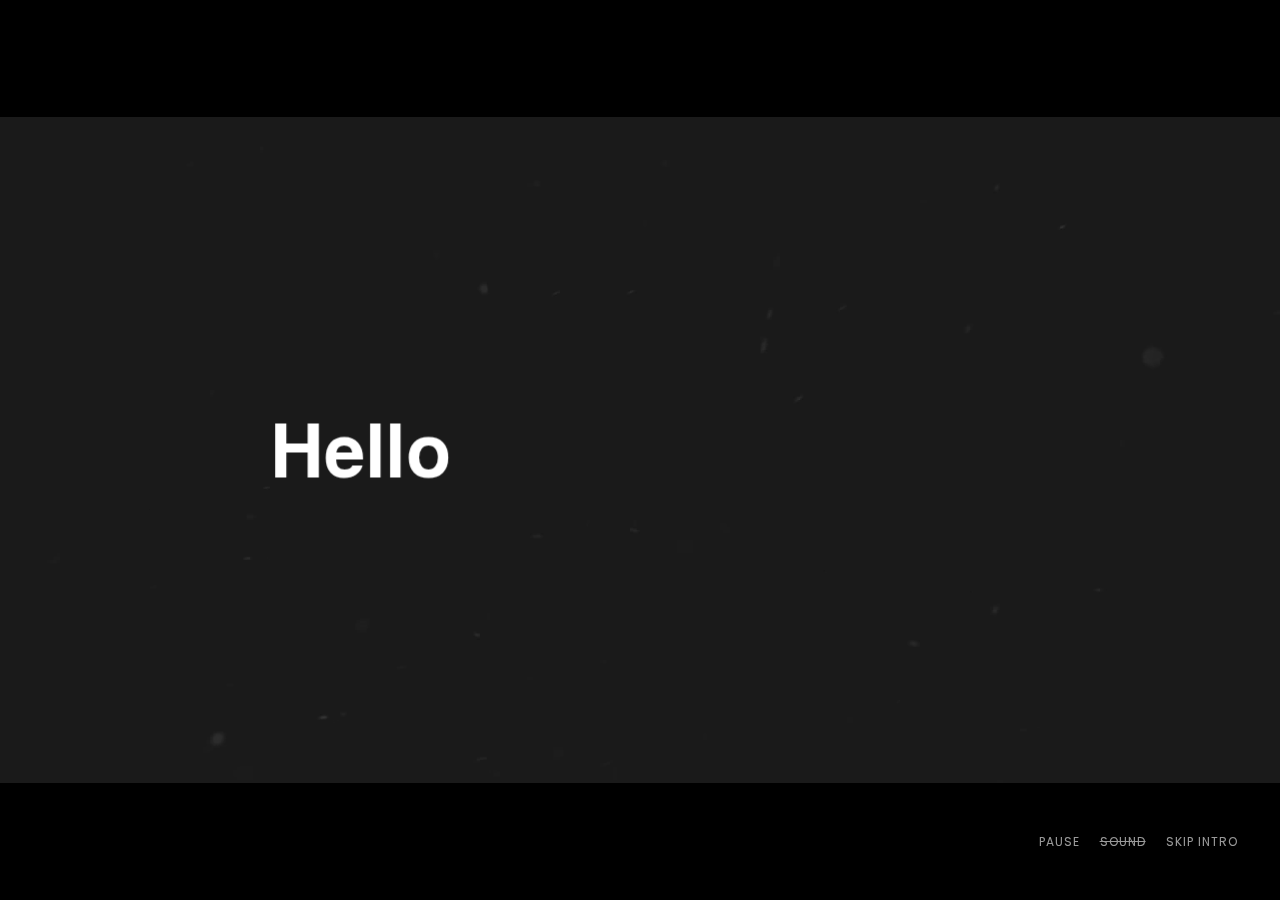
<file: index.html>
﻿<!DOCTYPE html>
<html lang="en">
<head>
<meta http-equiv="Content-Type" content="text/html; charset=UTF-8">
<meta http-equiv="X-UA-Compatible" content="IE=edge">
<meta name="viewport" content="width=device-width, user-scalable=no, initial-scale=1.0, minimum-scale=1.0, maximum-scale=1.0">
<meta name="description" content="Meta descriptions are HTML attributes that provide concise explanations of the contents of web pages. They should optimally be between 150-160 characters.">
<meta name="author" content="SvenCreations">

<!-- Touch icons for android and iOS (Bookmark icons) -->
<link rel="shortcut icon" sizes="196x196" href="images/icons/icon-196x196.png">
<link rel="apple-touch-icon" sizes="144x144" href="images/icons/touch-icon-iphone.png">
<link rel="apple-touch-icon" sizes="76x76" href="images/icons/touch-icon-ipad.png">
<link rel="apple-touch-icon" sizes="120x120" href="images/icons/touch-icon-iphone-retina.png">
<link rel="apple-touch-icon" sizes="152x152" href="images/icons/touch-icon-ipad-retina.png">

<!-- Schema.org markup for Google+ and facebook -->
<!-- <meta property="og:title" content="Sven">
<meta property="og:type" content="website" />
<meta property="og:url" content="http://your-website-url.com"/>
<meta property="og:image" content="Use images that are at least 1200 x 630 pixels for the best display on high resolution devices">
<meta property="og:description" content="Sven - Creative Coming Soon Template"> -->

<!-- Schema.org markup for twitter cards(summary_large_image) -->
<!-- <meta name="twitter:card" content="summary_large_image">
<meta name="twitter:site" content="@username">
<meta name="twitter:title" content="Title should be concise and will be truncated at 70 characters.">
<meta name="twitter:description" content="A description that concisely summarizes the content of the page, as appropriate for presentation within a Tweet. Do not re-use the title text as the description, or use this field to describe the general services provided by the website. Description text will be truncated at the word to 200 characters.">
<meta name="twitter:image" content="URL to a unique image representing the content of the page. Do not use a generic image such as your website logo, author photo, or other image that spans multiple pages. Images for this Card should be at least 280px in width, and at least 150px in height. Image must be less than 1MB in size."> -->

<title>Introducing Zora.</title>
<link href="https://maxcdn.bootstrapcdn.com/bootstrap/3.3.7/css/bootstrap.min.css" rel="stylesheet" type="text/css">
<link href="https://maxcdn.bootstrapcdn.com/font-awesome/4.7.0/css/font-awesome.min.css" rel="stylesheet" type="text/css">
<link href="css/combined/sven-essentials.min.css" rel="stylesheet" type="text/css">
<link href="css/combined/page-essentials.min.css" rel="stylesheet" type="text/css">
<link href="css/custom/index-local.css" rel="stylesheet" type="text/css">
<!-- HTML5 shim and Respond.js for IE8 support of HTML5 elements and media queries -->
<!--[if lt IE 9]>
<script src="https://oss.maxcdn.com/html5shiv/3.7.2/html5shiv.min.js"></script>
<script src="https://oss.maxcdn.com/respond/1.4.2/respond.min.js"></script>
<![endif]-->
</head>
<body class="generator">

<!-- =================================================================
Stomp - Typographic Intro Scenes
================================================================== -->
<div id="stomp-intro" class="sven-container" data-enable-sound="music/stomp.mp3" data-redirect="me.html">

	<div id="scene-1" class="sven-slide" data-scene-video="video/Particles.mp4" data-video-type="html5" data-video-loop="true" data-auto-stop-video="true">
		<div class="content-container">
			<h1 class="lt-main" data-sin="animation: stomp-fx1-in" data-sout="animation: stomp-fx1-out">
				Hello and welcome to
			</h1>
		</div>
	</div>

	<div id="scene-2" class="sven-slide bg-white">
		<div class="content-container">
			<h1 class="lt-main" data-sin="animation: stomp-fx2-in" data-sout="animation: stomp-fx2-out">
				Zora.
			</h1>
		</div>
	</div>

	<div id="scene-3" class="sven-slide" data-freeze-time="0.12">
		<div class="content-container">
			<h1 class="lt-main" data-sin="animation: stomp-fx3-in">
				We
			</h1>
		</div>
	</div>

	<div id="scene-4" class="sven-slide">
		<div class="content-container">
			<h1 class="lt-main" data-sin="animation: stomp-fx4">
				believe<br>the
			</h1>
		</div>
	</div>

	<div id="scene-5" class="sven-slide">
		<div class="content-container">
			<h1 class="lt-main" data-sin="animation: stomp-fx5-in" data-sout="animation: stomp-fx5-out">
				education
			</h1>
		</div>
	</div>

	<div id="scene-6" class="sven-slide bg-white">
		<div class="content-container">
			<h1 class="lt-main" data-sin="animation: stomp-fx6-in">
				system
			</h1>
		</div>
	</div>

	<div id="scene-7" class="sven-slide bg-white">
		<div class="content-container">
			<h1 class="lt-main" data-sin="animation: stomp-fx7" >
				is<br>broken<br>and
			</h1>
		</div>
	</div>

	<div id="scene-8" class="sven-slide">
		<div class="content-container">
			<h1 class="lt-main" data-sin="animation: stomp-fx5-in" data-sout="animation: stomp-fx8-out">
				that
			</h1>
		</div>
	</div>

	<div id="scene-9" class="sven-slide" data-freeze-time="0.24">
		<div class="content-container">
			<h1 class="lt-main" data-sin="animation: stomp-fx9-in">
				smart hardworking people are fundamentally
			</h1>
		</div>
	</div>

	<div id="scene-10" class="sven-slide bg-white">
		<div class="content-container">
			<h1 class="lt-main font2x" data-sin="animation: stomp-fx10-in" data-sout="animation: stomp-fx10-out">
				undervalued.
			</h1>
		</div>
	</div>

	<div id="scene-11" class="sven-slide">
		<div class="content-container">
			<h1 class="lt-main" data-sin="animation: stomp-fx11-in" data-sout="animation: stomp-fx11-out">
				The
			</h1>
		</div>
	</div>

	<div id="scene-12" class="sven-slide">
		<div class="content-container">
			<h1 class="lt-main" data-sin="animation: stomp-fx12">
				current<br>education<br>system
			</h1>
		</div>
	</div>

	<div id="scene-13" class="sven-slide">
		<div class="content-container">
			<h1 class="lt-main" data-sin="animation: stomp-fx13-in" data-sout="animation: stomp-fx13-out">
				doesn’t
			</h1>
		</div>
	</div>

	<div id="scene-14" class="sven-slide bg-white">
		<div class="content-container">
			<h1 class="lt-main" data-sin="animation: stomp-fx14-in" data-sout="animation: stomp-fx14-out">
				do
			</h1>
		</div>
	</div>

	<div id="scene-15" class="sven-slide">
		<div class="content-container">
			<h1 class="lt-main" data-sin="animation: stomp-fx4">
				a<br>good
			</h1>
		</div>
	</div>

	<div id="scene-16" class="sven-slide">
		<div class="content-container">
			<h1 class="lt-main" data-sin="animation: stomp-fx16-in" data-sout="animation: stomp-fx16-out">
				job
			</h1>
		</div>
	</div>

	<div id="scene-18" class="sven-slide bg-white" data-freeze-time="0.04">
		<div class="content-container">
			<h1 class="lt-main font2x" data-sin="animation: stomp-fx18-in">
				of
			</h1>
		</div>
	</div>

	<div id="scene-19" class="sven-slide" data-freeze-time="0.08">
		<div class="content-container">
			<h1 class="lt-main font2x" data-sin="animation: stomp-fx19-in">
				helping
			</h1>
		</div>
	</div>

	<div id="scene-20" class="sven-slide">
		<div class="content-container">
			<h1 class="lt-main" data-sin="animation: stomp-fx20">
				people<br>achieve<br>their
			</h1>
		</div>
	</div>

	<div id="scene-21" class="sven-slide" data-freeze-time="0.08">
		<div class="content-container">
			<h1 class="lt-main" data-sin="animation: stomp-fx21-in">
				dreams.
			</h1>
		</div>
	</div>

	<div id="scene-22" class="sven-slide">
		<div class="content-container">
			<h1 class="lt-main" data-sin="animation: stomp-fx22">
				Talented<br>is
			</h1>
		</div>
	</div>

	<div id="scene-23" class="sven-slide" data-freeze-time="0.08">
		<div class="content-container">
			<h1 class="lt-main" data-sin="animation: stomp-fx23-in">
				distributed
			</h1>
		</div>
	</div>

	<div id="scene-24" class="sven-slide">
		<div class="content-container">
			<h1 class="lt-main" data-sin="animation: stomp-fx24">
				but<br>opportunity<br>is<br>not.<br>So
			</h1>
		</div>
	</div>

	<div id="scene-25" class="sven-slide" data-trans="none" data-pursue-video="yes" data-scene-image="images/local/scene-25.jpg" data-freeze-time="0.04">
		<div class="content-container">
			<h1 class="lt-main font2x tint-bl" data-sin="animation: stomp-fx25-in">
				we
			</h1>
		</div>
	</div>

	<div id="scene-26" class="sven-slide" data-freeze-time="0.08">
		<div class="content-container">
			<h1 class="lt-main font2x" data-sin="animation: stomp-fx26-in">
				asked
			</h1>
		</div>
	</div>

	<div id="scene-27" class="sven-slide">
		<div class="content-container">
			<h1 class="lt-main" data-sin="animation: stomp-fx27">
				ourselves<br>how
			</h1>
		</div>
	</div>

	<div id="scene-28" class="sven-slide" data-freeze-time="0.04">
		<div class="content-container">
			<h1 class="lt-main font2x" data-sin="animation: stomp-fx28-in">
				do
			</h1>
		</div>
	</div>

	<div id="scene-29" class="sven-slide" data-freeze-time="0.08">
		<div class="content-container">
			<h1 class="lt-main font2x" data-sin="animation: stomp-fx29-in">
				we
			</h1>
		</div>
	</div>

	<div id="scene-30" class="sven-slide">
		<div class="content-container">
			<h1 class="lt-main" data-sin="animation: stomp-fx30">
				help<br>people
			</h1>
		</div>
	</div>

	<div id="scene-31" class="sven-slide" data-freeze-time="0.08">
		<div class="content-container">
			<h1 class="lt-main" data-sin="animation: stomp-fx31-in">
				win
			</h1>
		</div>
	</div>

	<div id="scene-32" class="sven-slide">
		<div class="content-container">
			<h1 class="lt-main" data-sin="animation: stomp-fx32">
				regardless<br>of<br>where<br>they
			</h1>
		</div>
	</div>

	<div id="scene-33" class="sven-slide" data-freeze-time="0.04">
		<div class="content-container">
			<h1 class="lt-main font2x" data-sin="animation: stomp-fx33-in">
				are
			</h1>
		</div>
	</div>

	<div id="scene-34" class="sven-slide" data-freeze-time="0.08">
		<div class="content-container">
			<h1 class="lt-main font2x" data-sin="animation: stomp-fx34-in">
				in
			</h1>
		</div>
	</div>

	<div id="scene-35" class="sven-slide">
		<div class="content-container">
			<h1 class="lt-main" data-sin="animation: stomp-fx35">
				the
			</h1>
		</div>
	</div>

	<div id="scene-36" class="sven-slide" data-freeze-time="0.04">
		<div class="content-container">
			<h1 class="lt-main" data-sin="animation: stomp-fx36-in">
				world.
			</h1>
		</div>
	</div>

	<div id="scene-37" class="sven-slide bg-white">
		<div class="content-container">
			<h1 class="lt-main" data-sin="animation: stomp-fx37-in" data-sout="animation: stomp-fx37-out">
				Introducing Zora an online
			</h1>
		</div>
	</div>

	<div id="scene-38" class="sven-slide" data-freeze-time="0.12">
		<div class="content-container">
			<h1 class="lt-main" data-sin="animation: stomp-fx38-in">
				school
			</h1>
		</div>
	</div>

	<div id="scene-39" class="sven-slide">
		<div class="content-container">
			<h1 class="lt-main" data-sin="animation: stomp-fx39">
				to<br>help
			</h1>
		</div>
	</div>

	<div id="scene-40" class="sven-slide bg-white">
		<div class="content-container">
			<h1 class="lt-main" data-sin="animation: stomp-fx40">
				people
			</h1>
		</div>
	</div>

	<div id="scene-41" class="sven-slide">
		<div class="content-container">
			<h1 class="lt-main" data-sin="animation: stomp-fx41-in">
				navigate
			</h1>
		</div>
	</div>

	<div id="scene-42" class="sven-slide bg-white">
		<div class="content-container">
			<h1 class="lt-main font2x" data-sin="animation: stomp-fx42-in">
				life.
			</h1>
		</div>
	</div>

	<div id="scene-43" class="sven-slide" data-freeze-time="0.08">
		<div class="content-container">
			<h1 class="lt-main font2x" data-sin="animation: stomp-fx26-in">
				We
			</h1>
		</div>
	</div>

	<div id="scene-44" class="sven-slide">
		<div class="content-container">
			<h1 class="lt-main" data-sin="animation: stomp-fx44">
				only<br>succeed<br>when<br>you<br>do.
			</h1>
		</div>
	</div>

	<div id="scene-45" class="sven-slide" data-freeze-time="0.04">
		<div class="content-container">
			<h1 class="lt-main" data-sin="animation: stomp-fx45-in">
				We’re
			</h1>
		</div>
	</div>

	<div id="scene-46" class="sven-slide" data-freeze-time="0.04">
		<div class="content-container">
			<h1 class="lt-main" data-sin="animation: stomp-fx46-in">
				using
			</h1>
		</div>
	</div>

	<div id="scene-47" class="sven-slide bg-white">
		<div class="content-container">
			<h1 class="lt-main font2x" data-sin="animation: stomp-fx47">
				income<br>share<br>agreements
			</h1>
		</div>
	</div>

	<div id="scene-48" class="sven-slide" data-freeze-time="0.12">
		<div class="content-container">
			<h1 class="lt-main" data-sin="animation: stomp-fx48-in">
				community
			</h1>
		</div>
	</div>

	<div id="scene-49" class="sven-slide">
		<div class="content-container">
			<h1 class="lt-main" data-sin="animation: stomp-fx49">
				machine
			</h1>
		</div>
	</div>

	<div id="scene-50" class="sven-slide">
		<div class="content-container">
			<h1 class="lt-main font2x" data-sin="animation: stomp-fx50-in">
				learning
			</h1>
		</div>
	</div>

	<div id="scene-51" class="sven-slide bg-white" data-freeze-time="0.04">
		<div class="content-container">
			<h1 class="lt-main font4x" data-sin="animation: stomp-fx51-in">
				and
			</h1>
		</div>
	</div>

	<div id="scene-52" class="sven-slide">
		<div class="content-container">
			<h1 class="lt-main font2x" data-sin="animation: stomp-fx52-in">
				data
			</h1>
		</div>
	</div>

	<div id="scene-53" class="sven-slide">
		<div class="content-container">
			<h1 class="lt-main" data-sin="animation: stomp-fx53">
				to
			</h1>
		</div>
	</div>

	<div id="scene-54" class="sven-slide" data-freeze-time="0.04">
		<div class="content-container">
			<h1 class="lt-main" data-sin="animation: stomp-fx54-in">
				help
			</h1>
		</div>
	</div>

	<div id="scene-55" class="sven-slide bg-white" data-freeze-time="0.04">
		<div class="content-container">
			<h1 class="lt-main font2x" data-sin="animation: stomp-fx55-in">
				pioneer
			</h1>
		</div>
	</div>

	<div id="scene-56" class="sven-slide" data-freeze-time="0.04">
		<div class="content-container">
			<h1 class="lt-main" data-sin="animation: stomp-fx56-in">
				significant
			</h1>
		</div>
	</div>

	<div id="scene-57" class="sven-slide" data-freeze-time="0.04">
		<div class="content-container">
			<h1 class="lt-main" data-sin="animation: stomp-fx57-in">
				advancements
			</h1>
		</div>
	</div>

	<div id="scene-58" class="sven-slide" data-freeze-time="0.04">
		<div class="content-container">
			<h1 class="lt-main" data-sin="animation: stomp-fx58-in">
				in
			</h1>
		</div>
	</div>

	<div id="scene-59" class="sven-slide" data-freeze-time="0.04">
		<div class="content-container">
			<h1 class="lt-main" data-sin="animation: stomp-fx59-in">
				the
			</h1>
		</div>
	</div>

	<div id="scene-60" class="sven-slide bg-white" data-freeze-time="0.04">
		<div class="content-container">
			<h1 class="lt-main font2x" data-sin="animation: stomp-fx60-in">
				future
			</h1>
		</div>
	</div>

	<div id="scene-61" class="sven-slide bg-white" data-freeze-time="0.04">
		<div class="content-container">
			<h1 class="lt-main" data-sin="animation: stomp-fx61-in">
				of
			</h1>
		</div>
	</div>

	<div id="scene-62" class="sven-slide" data-freeze-time="0.04">
		<div class="content-container">
			<h1 class="lt-main" data-sin="animation: stomp-fx62-in">
				education.
			</h1>
		</div>
	</div>

	<div id="scene-63" class="sven-slide bg-white" data-freeze-time="0.04">
		<div class="content-container">
			<h1 class="lt-main font2x" data-sin="animation: stomp-fx63-in">
				Zora
			</h1>
		</div>
	</div>

	<div id="scene-64" class="sven-slide" data-freeze-time="0.04">
		<div class="content-container">
			<h1 class="lt-main" data-sin="animation: stomp-fx61-in">
				education
			</h1>
		</div>
	</div>

	<div id="scene-65" class="sven-slide bg-white" data-freeze-time="0.04">
		<div class="content-container">
			<h1 class="lt-main" data-sin="animation: stomp-fx62-in">
				reinvented.
			</h1>
		</div>
	</div>

	<div id="scene-66" class="sven-slide">
		<div class="content-container">
			<h1 class="lt-main font2x" data-sin="animation: stomp-fx66-in">
				Zora
			</h1>
		</div>
	</div>

</div>

<!-- =================================================================
Splash page content (If autostart is set to false)
================================================================== -->
<!-- <div class="splash-page abs-fs vflow bg-cover">
	<div class="sven-scene halign-center">
		<div class="centered center-center">
			<p>Stomp is a typographic intro for your product. Just good rhythm and typography. In the basic version, it contains exactly 100 words.</p>
			<p style="margin-bottom: 0"><a class="st-btn btn-fill play-button">Get Started</a></p>
		</div>
	</div>
</div> -->


<!-- =================================================================
Preloader Instance
================================================================== -->
<div class="loader-container">
	<div class="abs-center">
		<div class="sk-double-bounce">
			<div class="sk-child sk-double-bounce1"></div>
			<div class="sk-child sk-double-bounce2"></div>
		</div>
	</div>
	<div class="sound-info text-center">
		<p><img src="images/sound.png" alt="Enable Sound" width="32" height="32"/><br/>Tap / Click anywhere to preload sound <br/> for an optimum experience</p>
	</div>
</div>

<!-- =================================================================
Player Controls (Footer)
================================================================== -->
<div class="pl-wrapper vflow">
	<div class="pl-controls">
		<ul>
			<li><a class="pl-play">PLAY</a></li>
			<li><a class="pl-sound">SOUND</a></li>
			<li><a class="pl-skip">SKIP INTRO</a></li>
		</ul>
	</div>
</div>


<!-- =================================================================
Compiled JS plugins
================================================================== -->
<script src="https://ajax.googleapis.com/ajax/libs/jquery/1.12.4/jquery.min.js"></script>
<script src="https://maxcdn.bootstrapcdn.com/bootstrap/3.3.7/js/bootstrap.min.js"></script>
<script src="js/combined/html5-video.min.js"></script>
<script src="js/combined/sven-essentials.min.js"></script>
<script src="js/combined/stomp-motion.min.js"></script>
<script src="js/main-redirect.js"></script>


</body>
</html>
</file>
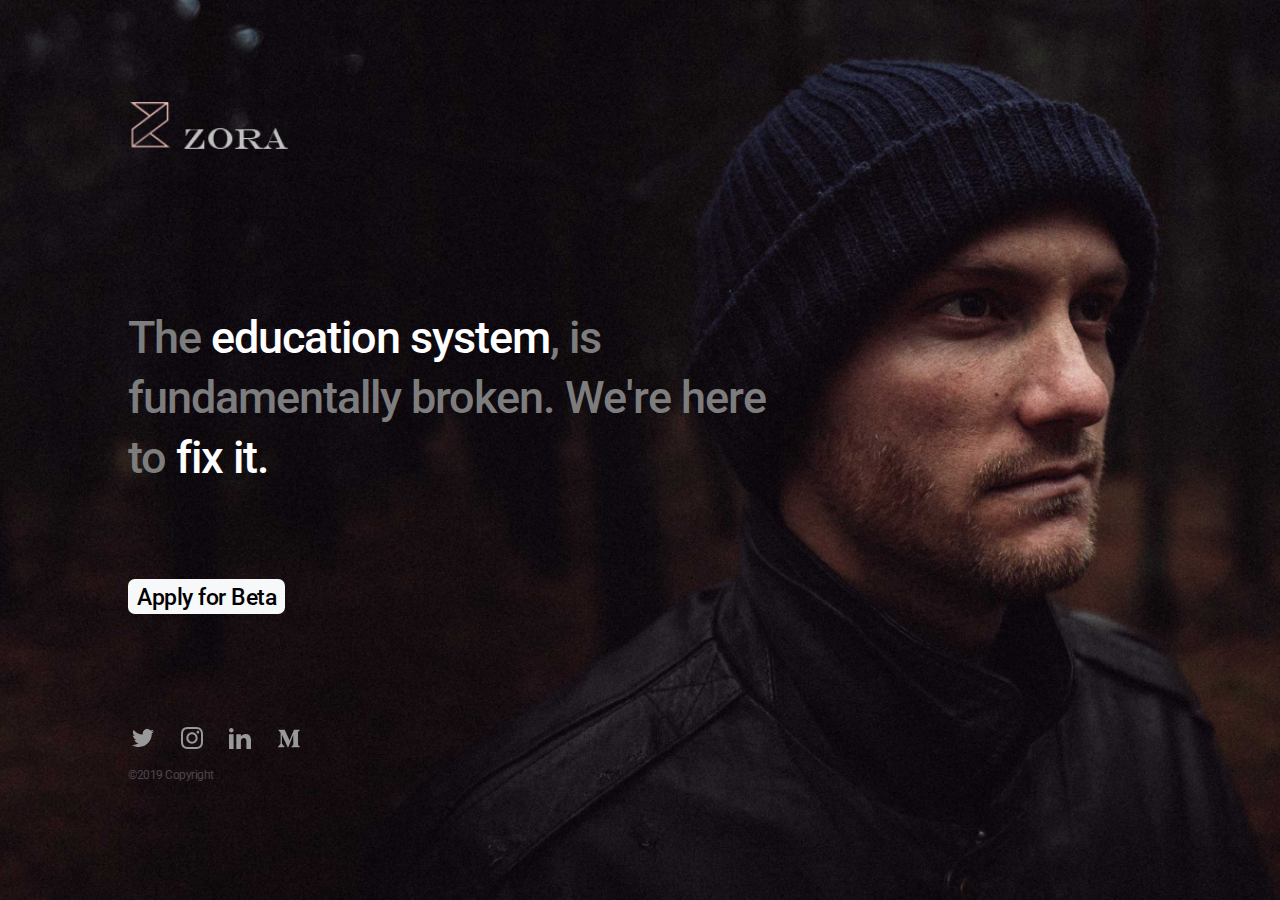
<file: me.html>
<!DOCTYPE html>
<html lang="en-US">

<head>

	<meta charset="UTF-8" />
	<meta http-equiv="X-UA-Compatible" content="IE=edge" />
	
	<!-- SEO -->
	<title>Zora - education reinvented.</title>
	<meta name="description" content="Me is a slick, personal layout for any individual wanting a minimal online presence. Features include a big background image or video, logo, bio and icons." />
	<meta name="robots" content="index, follow" />
	<meta name="referrer" content="always" />

	<!-- Social & Open Graph -->
	<meta property="og:title" content="Me - HTML Template Demo" />
	<meta property="og:description" content="Me is a slick, personal layout for any individual wanting a minimal online presence. Features include a big background image or video, logo, bio and icons." />
	<meta property="og:image" content="https://demo.onepagelove.com/fullsingle-html/me/images/social.jpg"> <!-- include your hosted image full URL -->
	<meta property="og:url" content="https://demo.onepagelove.com/fullsingle-html/me/" />
	<meta name="twitter:title" content="Me - HTML Template Demo" >
	<meta name="twitter:description" content="Me is a slick, personal layout for any individual wanting a minimal online presence. Features include a big background image or video, logo, bio and icons." />
	<meta name="twitter:image" content="https://demo.onepagelove.com/fullsingle-html/me/images/social.jpg" /> <!-- include your hosted image full URL -->
	<meta name="twitter:card" content="summary_large_image" />
	<meta name="twitter:site" content="@onepagelove" />
	<meta name="twitter:creator" content="@robhope" />

	<!-- Favicon -->
	<link rel="icon" type="image/png" href="images/favicon.png" sizes="32x32">

	<!-- Styles -->
	<link rel='stylesheet' href='assets/css/me.css' type='text/css' media='screen' />
	<meta name="viewport" content="width=device-width,initial-scale=1" />

</head>

<body id="fullsingle" class="page-template-page-fullsingle-me">

<div class="fs-me">

	<!-- Content Container -->
	<div class="me-content">
		
		<div class="logo">
			
			<img src="images/logo.png" alt="Logo" />

		</div>

		<div class="bio">
			
			<p style="color: #7d7d7d;">The <a style="color:#fff;" href="#">education system</a>, is fundamentally broken. We're here to <a style="color:#fff;" href="#">fix it.</a></p>
			
		</div>
		
		<div class="btn-group" style="margin-top: 10px;">
				<a href="typeform.html" class="button1 arrow1">Apply for Beta</a>
          
			</div>

		<div class="network">
			
			<ul>
				
				<li>
					<a class="icon-twitter" href="https://twitter.com/_zora_ai">
						<svg class="svg-icon" viewBox="0 0 24 24">
							<path fill="none" d="M24 4.557c-.883.392-1.832.656-2.828.775 1.017-.609 1.798-1.574 2.165-2.724-.951.564-2.005.974-3.127 1.195-.897-.957-2.178-1.555-3.594-1.555-3.179 0-5.515 2.966-4.797 6.045-4.091-.205-7.719-2.165-10.148-5.144-1.29 2.213-.669 5.108 1.523 6.574-.806-.026-1.566-.247-2.229-.616-.054 2.281 1.581 4.415 3.949 4.89-.693.188-1.452.232-2.224.084.626 1.956 2.444 3.379 4.6 3.419-2.07 1.623-4.678 2.348-7.29 2.04 2.179 1.397 4.768 2.212 7.548 2.212 9.142 0 14.307-7.721 13.995-14.646.962-.695 1.797-1.562 2.457-2.549z"></path>
						</svg>
					</a>
				</li>

				<li>
					<a class="icon-instagram" href="#">
						<svg class="svg-icon" viewBox="0 0 24 24">
							<path fill="none" d="M12 2.163c3.204 0 3.584.012 4.85.07 3.252.148 4.771 1.691 4.919 4.919.058 1.265.069 1.645.069 4.849 0 3.205-.012 3.584-.069 4.849-.149 3.225-1.664 4.771-4.919 4.919-1.266.058-1.644.07-4.85.07-3.204 0-3.584-.012-4.849-.07-3.26-.149-4.771-1.699-4.919-4.92-.058-1.265-.07-1.644-.07-4.849 0-3.204.013-3.583.07-4.849.149-3.227 1.664-4.771 4.919-4.919 1.266-.057 1.645-.069 4.849-.069zm0-2.163c-3.259 0-3.667.014-4.947.072-4.358.2-6.78 2.618-6.98 6.98-.059 1.281-.073 1.689-.073 4.948 0 3.259.014 3.668.072 4.948.2 4.358 2.618 6.78 6.98 6.98 1.281.058 1.689.072 4.948.072 3.259 0 3.668-.014 4.948-.072 4.354-.2 6.782-2.618 6.979-6.98.059-1.28.073-1.689.073-4.948 0-3.259-.014-3.667-.072-4.947-.196-4.354-2.617-6.78-6.979-6.98-1.281-.059-1.69-.073-4.949-.073zm0 5.838c-3.403 0-6.162 2.759-6.162 6.162s2.759 6.163 6.162 6.163 6.162-2.759 6.162-6.163c0-3.403-2.759-6.162-6.162-6.162zm0 10.162c-2.209 0-4-1.79-4-4 0-2.209 1.791-4 4-4s4 1.791 4 4c0 2.21-1.791 4-4 4zm6.406-11.845c-.796 0-1.441.645-1.441 1.44s.645 1.44 1.441 1.44c.795 0 1.439-.645 1.439-1.44s-.644-1.44-1.439-1.44z"></path>
						</svg>
					</a>
				</li>

				<li>
					<a class="icon-linkedin" href="https://linkedin.com/in/skylorlane">
						<svg class="svg-icon" viewBox="0 0 24 24">
							<path fill="none" d="M4.98 3.5c0 1.381-1.11 2.5-2.48 2.5s-2.48-1.119-2.48-2.5c0-1.38 1.11-2.5 2.48-2.5s2.48 1.12 2.48 2.5zm.02 4.5h-5v16h5v-16zm7.982 0h-4.968v16h4.969v-8.399c0-4.67 6.029-5.052 6.029 0v8.399h4.988v-10.131c0-7.88-8.922-7.593-11.018-3.714v-2.155z"></path>
						</svg>
					</a>
				</li>

				<li>
					<a class="icon-medium" href="https://medium.com/@skylorjlane">
						<svg class="svg-icon" viewBox="0 0 24 24">
							<path fill="none" d="M2.846 6.887c.03-.295-.083-.586-.303-.784l-2.24-2.7v-.403h6.958l5.378 11.795 4.728-11.795h6.633v.403l-1.916 1.837c-.165.126-.247.333-.213.538v13.498c-.034.204.048.411.213.537l1.871 1.837v.403h-9.412v-.403l1.939-1.882c.19-.19.19-.246.19-.537v-10.91l-5.389 13.688h-.728l-6.275-13.688v9.174c-.052.385.076.774.347 1.052l2.521 3.058v.404h-7.148v-.404l2.521-3.058c.27-.279.39-.67.325-1.052v-10.608z"></path>
						</svg>
					</a>
				</li>


				<!-- email icon reference one
				<li>
					<a class="icon-email" href="#">
						<svg class="svg-icon" viewBox="0 0 20 20">
							<path d="M17.388,4.751H2.613c-0.213,0-0.389,0.175-0.389,0.389v9.72c0,0.216,0.175,0.389,0.389,0.389h14.775c0.214,0,0.389-0.173,0.389-0.389v-9.72C17.776,4.926,17.602,4.751,17.388,4.751 M16.448,5.53L10,11.984L3.552,5.53H16.448zM3.002,6.081l3.921,3.925l-3.921,3.925V6.081z M3.56,14.471l3.914-3.916l2.253,2.253c0.153,0.153,0.395,0.153,0.548,0l2.253-2.253l3.913,3.916H3.56z M16.999,13.931l-3.921-3.925l3.921-3.925V13.931z"></path>
						</svg>
					</a>
				</li>
				-->

				<!-- email icon reference two
				<li>
					<a class="icon-email" href="#">
						<svg class="svg-icon" viewBox="0 0 20 20">
							<path fill="none" d="M19.291,3.026c0.002-0.15-0.053-0.301-0.167-0.415c-0.122-0.122-0.286-0.172-0.444-0.161H1.196
								c-0.16-0.011-0.322,0.039-0.444,0.161C0.637,2.725,0.583,2.875,0.585,3.026c0,0.003-0.002,0.006-0.002,0.009v14.032
								c0,0.322,0.262,0.584,0.585,0.584h17.54c0.322,0,0.584-0.262,0.584-0.584V3.035C19.292,3.032,19.291,3.029,19.291,3.026z
								 M17.147,3.619l-7.21,6.251L2.728,3.619H17.147z M18.122,15.896c0,0.323-0.261,0.584-0.584,0.584H2.337
								c-0.323,0-0.585-0.261-0.585-0.584V4.292l7.732,6.704c0.013,0.017,0.019,0.035,0.034,0.052c0.115,0.114,0.268,0.169,0.419,0.166
								c0.151,0.003,0.304-0.052,0.419-0.166c0.015-0.017,0.021-0.035,0.034-0.052l7.731-6.704V15.896z"></path>
						</svg>
					</a>
				</li>
				-->

			</ul>

		</div>

		<div class="credit">

			<p class="copyright">&copy;2019 <a href="#">Copyright</a></p>

			<!-- 
			To edit this credit you can remove the CCA 3.0 license for only $5 here: https://onepagelove.com/me 
			this really helps contribute towards us developing more templates and means the world to me!
			Cheers, Rob (@robhope)
			-->

		</div>

	</div>

</div>

</body>
</html>
</file>
<file: css/custom/index-local.css>
/*
*
* Template Name: Stomp - Typographic Intro
* Concept: Template Landing Page / Coming Soon
* Files Associated: index-local.html, index-local-countdown.html
* Date Modified: 2017-06-29
* Description: Custom Styles associated with the demos
* Authors: Sven Creations(svencreations@gmail.com)
*
*/

/* ==================================================================
* Table of Contents:
*
* 1.0 - Custom Font Declarations(if any)
* 2.0 - Custom Styles
*       2.1 - Font Style Declarations and Other Fixes
*       2.2 - Font Colors and Backgrounds
* 3.0 - Responsive Styles
* 		3.1 - Small Devices, Tablets (≥768px)
* 		3.2 - Medium Devices, Desktops (≥992px)
* 		3.3 - Large Devices, Desktops (≥1200px)
*       3.4 - Wide Screens, Desktops (≥1824px)

================================================================== */

/* ==================================================================
1.0 Custom Font Declarations(if any)
================================================================== */
@font-face {
    font-family:'TeXGyreHeros';
    src: url('../fonts/TeXGyreHeros-Bold.eot');
	src: url('../fonts/TeXGyreHeros-Bold.eot?#iefix') format('embedded-opentype'),
		url('../fonts/TeXGyreHeros-Bold.woff2') format('woff2'),
		url('../fonts/TeXGyreHeros-Bold.woff') format('woff'),
		url('../fonts/TeXGyreHeros-Bold.svg#TeXGyreHeros-Bold') format('svg');
    font-weight: 700;
    font-style: normal;
    font-stretch: normal;
    unicode-range: U+0-10FFFF;
}

/* ==================================================================
2.0 Custom Styles
================================================================== */

/* 2.1 Font Style Declarations and Other Fixes
-------------------------------------------------------------- */
.fontLoaded .sven-container { /* Teaser Font */
    font-family: 'TeXGyreHeros', sans-serif;
}

body {
    font-family: 'Poppins', 'Tahoma', 'Geneva', sans-serif;
}

.sound-info {
    font-family: "Arial", sans-serif;
}

#stomp-intro h1 {
    -webkit-text-stroke: 0px;
}

.lt-main {
    font-weight: normal;
    font-size: 18px;
	font-size: 5vw;
    line-height: 1.1;
    white-space: nowrap;
}

.font2x {
    font-size: 36px;
    font-size: 10vw;
}

.font4x {
    font-size: 72px;
    font-size: 20vw;
}

.splash-page .centered {
    white-space: normal;
}

.splash-page .st-btn {
    margin: 0;
}

.pl-wrapper { /* Hide Player Controls by default */
    display: none;
}

.YTPOverlay, .bv-overlay { /* Hide Video overlays */
    display: none;
}

/* 2.2 Font Colors and Backgrounds
Stamp - #111517, Content BG - #F5F5F5, Headline - #111517,
Paragraph - #888, Contrast / Highlight(Buttons BG) - #EF0D33
-------------------------------------------------------------- */

.sk-double-bounce .sk-child /* Preloader Circle Color */
{
    background: none #FFF;
}

.splash-page .btn-fill {
    background: #EF0D33;
}

/* Teaser Content BG and Text Color */
.bg-white {
    background: #FFF;
}

.bg-white .lt-main {
    color: #000;
}

.lt-main.tint-bl {
    color: #000;
}

/* Revealer Background */
.revealer {
    background: #000000;
}

/* Main Page */
#intro-content {
    background: #111517;
}

#main-content {
    background: #F5F5F5;
}

/* Buttons */
.form-group .btn-bordered {
    border-color: #EF0D33;
    color: #EF0D33;
}

.form-group .btn-bordered:hover,.form-group .btn-bordered:active, .btn-fill {
    background: #EF0D33;
    color: #FFF;
}

.addr-details a:hover {
    color: #EF0D33;
}

/* Custom Scrollbar */
.mCSB_scrollTools .mCSB_dragger:active .mCSB_dragger_bar,.mCSB_scrollTools .mCSB_dragger.mCSB_dragger_onDrag .mCSB_dragger_bar,.mCSB_scrollTools .mCSB_dragger:hover .mCSB_dragger_bar {
    background: #EF0D33;
}

.mCSB_scrollTools .mCSB_draggerRail {
    background-color: rgba(0,0,0,0.4);
}

.mCSB_scrollTools .mCSB_dragger .mCSB_dragger_bar {
    background-color: rgba(239, 13, 51,0.75);
}

.vid-fallback {
    background-image: url("../../images/local/particles-fallback.png");
    background-position: center center;
    background-repeat: no-repeat;
    -webkit-background-size: cover;
    -moz-background-size: cover;
    -o-background-size: cover;
    background-size: cover;
}

.sub-bg {
	background-image: url("../../images/local/bg-laptop.jpg");
	background-color: #111517;
}

#intro-content::before, .splash-page::before {
    background-image: url("../../images/local/main-bg.jpg");
}

.tf-logo {
    width: 324px;
}

/* ==================================================================
3.0 - Responsive Styles
================================================================== */

/* 3.1 - Small Devices, Tablets (≥768px)
-------------------------------------------------------------- */
@media only screen and (min-width : 768px) {
    .lt-main {
        font-size: 38px;
        font-size: 4.5vw;
    }

    .font2x {
        font-size: 76px;
        font-size: 9vw;
    }

    .font4x {
        font-size: 152px;
        font-size: 18vw;
    }
}

/* 3.2 - Medium Devices, Desktops (≥992px)
-------------------------------------------------------------- */
@media only screen and (min-width : 992px) {
    .lt-main {
        font-size: 48px;
        font-size: 4.5vw;
    }

    .font2x {
        font-size: 96px;
        font-size: 9vw;
    }

    .font4x {
        font-size: 192px;
        font-size: 18vw;
    }
}

/* 3.3 - Large Devices, Desktops (≥1200px)
-------------------------------------------------------------- */
@media only screen and (min-width : 1200px) {
    .lt-main {
        font-size: 64px;
        font-size: 4.5vw;
    }

    .font2x {
        font-size: 128px;
        font-size: 9vw;
    }

    .font4x {
        font-size: 256px;
        font-size: 18vw;
    }

    .addr-details {
        text-align: center;
    }

    .tf-logo {
        width: 648px;
    }
}

/* 3.4 - Wide Screens, Desktops (≥1824px)
-------------------------------------------------------------- */
@media only screen and (min-width : 1824px) {
    .lt-main {
        font-size: 92px;
        font-size: 4.5vw;
    }

    .font2x {
        font-size: 184px;
        font-size: 9vw;
    }

    .font4x {
        font-size: 368px;
        font-size: 18vw;
    }

    .addr-details {
        text-align: left;
    }
}
</file>
<file: css/combined/sven-essentials.min.css>
#big-video-wrap{overflow:hidden;position:fixed;height:100%;width:100%;top:0;left:0;opacity:1}#big-video-vid,#big-video-image{position:absolute}#big-video-control-container{position:fixed;bottom:0;padding:10px;width:100%;background:rgba(0,0,0,.25);-webkit-transition-duration:.6s;-moz-transition-duration:.6s;-ms-transition-duration:.6s;-o-transition-duration:.6s;transition-duration:.6s}#big-video-control{width:100%;height:16px;position:relative}#big-video-control-middle{margin:0 56px 0 24px}#big-video-control-bar{width:100%;height:16px;position:relative;cursor:pointer}#big-video-control-progress{position:absolute;top:7px;height:3px;width:0;background:#fff}#big-video-control-track{position:absolute;top:8px;height:1px;width:100%;background:#fff}#big-video-control-bound-left{left:0}#big-video-control-bound-right{right:-1px}#big-video-control-track .ui-slider-handle{opacity:0}#big-video-control-playhead{left:30%}#big-video-control-play{position:absolute;top:0;left:0;height:16px;width:16px;background-image:url('bigvideo.png')}#big-video-control-timer{position:absolute;top:1px;right:0;color:#fff;font-size:11px}#big-video-control-playhead,#big-video-control-bound-left,#big-video-control-bound-right{position:absolute;top:0;height:16px;width:1px;background:#fff}#big-video-control .ui-slider-handle{border-left:solid 1px #fff;width:16px;height:16px;position:absolute;top:-8px}.transparent{-ms-filter:"alpha(opacity=0)";filter:alpha(opacity=0);-moz-opacity:0;-khtml-opacity:0;opacity:0}.vjs-big-play-button,.vjs-error-display,.vjs-control-bar,.vjs-hidden,.vjs-caption-settings{display:none!important}.abs-fs{position:absolute;top:0;left:0;overflow:hidden;width:100%;height:100%;padding:0;margin:0;background:none transparent}.abs-center{position:absolute;top:50%;left:50%;-ms-transform:translate(-50%,-50%);-webkit-transform:translate(-50%,-50%);-moz-transform:translate(-50%,-50%);-o-transform:translate(-50%,-50%);transform:translate(-50%,-50%)}.abs-vcenter{position:absolute;top:50%;left:0;-ms-transform:translateY(-50%);-webkit-transform:translateY(-50%);-moz-transform:translateY(-50%);-o-transform:translateY(-50%);transform:translateY(-50%)}.bg-cover{background-position:center center;background-repeat:no-repeat;-webkit-background-size:cover;-moz-background-size:cover;-o-background-size:cover;background-size:cover}.gpu-hack{-webkit-perspective:1000px;-moz-perspective:1000px;perspective:1000px;-webkit-transform:translateZ(0);-moz-transform:translateZ(0);transform:translateZ(0);-webkit-backface-visibility:hidden;-moz-backface-visibility:hidden;backface-visibility:hidden}#preloadjs-container{left:0;bottom:0}.tof-fix::before{content:"";display:block;margin-left:-100%}.tof-fix::after{content:"";display:block;margin-right:-100%}.sven-wrapper{z-index:0}.sven-wrapper,.sven-container{position:relative;overflow:hidden;width:100%;height:100%;padding:0;margin:0}.sven-container{z-index:2}.black-bg{z-index:4;opacity:0;visibility:hidden;background:none #000}.color-wrapper{z-index:-2}.sven-slide{position:relative;z-index:1;width:100%;height:100%;visibility:hidden}.sven-scene{position:relative;z-index:2;width:100%;height:100%;text-align:center;white-space:nowrap}.sven-scene:before{content:'';display:inline-block;height:100%;margin-right:-0.25em;vertical-align:middle}.centered{position:relative;z-index:1;display:inline-block;max-width:80%;vertical-align:middle}.halign-left{text-align:left}.halign-right{text-align:right}.halign-center{text-align:center}.content-container{position:relative;visibility:hidden;white-space:normal;-webkit-backface-visibility:hidden;-moz-backface-visibility:hidden;backface-visibility:hidden}.single-image,.scene-image{position:absolute!important}.scene-image>*{-webkit-backface-visibility:hidden;-moz-backface-visibility:hidden;backface-visibility:hidden;-webkit-perspective:1000px;-moz-perspective:1000px;perspective:1000px;outline:1px solid transparent}.scene-image img{width:100%;height:100%;object-fit:cover;object-position:50% 50%}.slideshow-wrapper{z-index:0}.video-wrapper{z-index:-1}.YTPOverlay,.bv-overlay{opacity:.3;background:none #000}.preview-image{opacity:0;visibility:hidden}#big-video-wrap{visibility:hidden}.mbYTP_wrapper{opacity:0;-webkit-transition:opacity 2s!important;-moz-transition:opacity 2s!important;-o-transition:opacity 2s!important;transition:opacity 2s!important}.splash-wrapper{z-index:5}.splash-page{display:none}.right-bottom,.bottom-right{right:2%;bottom:7%;vertical-align:bottom}.right-top,.top-right{right:2%;top:7%;vertical-align:top}.right-center,.center-right{right:2%;vertical-align:middle}.left-top,.top-left{left:2%;top:7%;vertical-align:top}.left-bottom,.bottom-left{left:2%;bottom:7%;vertical-align:bottom}.left-center,.center-left{left:2%;vertical-align:middle}.center-top,.top-center{top:7%;vertical-align:top}.center-bottom,.bottom-center{bottom:7%;vertical-align:bottom}.place-left{top:0;left:0;right:auto!important;text-align:left}.place-right{top:0;right:0;left:auto!important;text-align:right}.place-center{top:0;left:0!important;right:0!important;margin-left:auto!important;margin-right:auto!important;text-align:center}.pl-wrapper{position:absolute;z-index:1;left:0;bottom:0;width:100%;height:13%}.pl-controls{position:relative;width:94%;height:100%;margin:0 auto;text-align:right}.pl-controls:before{content:'';display:inline-block;height:100%;margin-right:-0.25em;vertical-align:middle}.pl-controls ul{display:inline-block;margin:0!important;list-style:none}.pl-controls li{display:inline-block;margin-right:8px}.pl-controls li:last-child{margin-right:0}.pl-controls a{position:relative;opacity:.6;padding:0 4px;color:#FFF;font-size:12px;letter-spacing:1px;text-decoration:none;cursor:pointer}.pl-controls a:hover{opacity:1}.pl-controls a.strike{text-decoration:line-through!important}.pl-controls .highlight{-webkit-animation-name:greenPulse;animation-name:greenPulse;-webkit-animation-duration:2s;animation-duration:2s;-webkit-animation-iteration-count:infinite;animation-iteration-count:infinite;padding:0 8px;border-radius:4px}@-webkit-keyframes greenPulse{from{background-color:#749a02;-webkit-box-shadow:0 0 9px #333}50%{background-color:#91bd09;-webkit-box-shadow:0 0 18px #91bd09}to{background-color:#749a02;-webkit-box-shadow:0 0 9px #333}}@keyframes greenPulse{from{background-color:#749a02;-webkit-box-shadow:0 0 9px #333}50%{background-color:#91bd09;-webkit-box-shadow:0 0 18px #91bd09}to{background-color:#749a02;-webkit-box-shadow:0 0 9px #333}}.build-details{position:fixed;z-index:10;bottom:0;right:0;opacity:1;padding:8px 12px 5px 15px;border-top-left-radius:5px;background:none #2b3242!important;color:#fff!important;font-size:8px;letter-spacing:1px;text-transform:uppercase}.build-details span{display:inline-block;padding-left:3px;font-size:11px;font-weight:600;letter-spacing:normal;vertical-align:baseline}.loader-container{position:absolute;z-index:6;top:0;left:0;overflow:hidden;width:100%;height:100%;background:none #000}.loader-ie9 .loader-container .abs-center>div:after{content:'LOADING';display:block;position:absolute;top:100%;left:50%;-ms-transform:translateX(-50%);-webkit-transform:translateX(-50%);-moz-transform:translateX(-50%);-o-transform:translateX(-50%);transform:translateX(-50%)}.sk-double-bounce{position:relative;width:40px;height:40px;margin:0 auto}.sk-double-bounce .sk-child{position:absolute;top:0;left:0;opacity:.6;width:100%;height:100%;border-radius:50%;background-color:#333;-webkit-animation:sk-doubleBounce 2s infinite ease-in-out;animation:sk-doubleBounce 2s infinite ease-in-out}.sk-double-bounce .sk-double-bounce2{-webkit-animation-delay:-1.0s;animation-delay:-1.0s}@-webkit-keyframes sk-doubleBounce{0%,100%{-webkit-transform:scale(0);transform:scale(0)}50%{-webkit-transform:scale(1);transform:scale(1)}}@keyframes sk-doubleBounce{0%,100%{-webkit-transform:scale(0);transform:scale(0)}50%{-webkit-transform:scale(1);transform:scale(1)}}.sound-info{position:absolute;left:0;bottom:18px;display:none;width:100%;font-weight:300;font-size:12px;line-height:18px}.sound-info p{padding:18px 0}#summary-handle,#summary-container{display:none;-webkit-transition:left .4s;-moz-transition:left .4s;-o-transition:left .4s;transition:left .4s}#summary-handle{position:fixed;z-index:999;top:200px;width:40px;height:40px;border:1px solid #f1f1f1;-webkit-border-radius:0 3px 3px 0;-moz-border-radius:0 3px 3px 0;border-radius:0 3px 3px 0;background:none #fff;line-height:40px;text-align:center;cursor:pointer}#summary-handle{left:-5px}#summary-handle.active{left:220px}#summary-handle i{display:block;width:40px;height:40px;color:#60d8ff;font-size:1.25em;line-height:40px}#summary-container{position:fixed;z-index:998;top:160px;width:220px;min-height:200px;height:auto!important;height:200px;border:1px solid #f1f1f1;background:none #fff;color:#555;text-align:left;-webkit-border-radius:0 3px 3px 0;-moz-border-radius:0 3px 3px 0;border-radius:0 3px 3px 0}#summary-container{left:-225px}#summary-handle.active+#summary-container{left:0}#summary-container p{line-height:1.5}#summary-container .animation-name{text-decoration:underline}#summary-container .details{padding:10px;margin:0 auto}#particles-js{position:absolute;z-index:1;left:0;top:0;overflow:hidden;width:100%;height:100%}.video-play-button{z-index:6;display:block;-webkit-box-sizing:content-box;-moz-box-sizing:content-box;box-sizing:content-box;width:80px;height:80px;-webkit-border-radius:50%;-moz-border-radius:50%;border-radius:50%;text-align:center;cursor:pointer;-ms-transform:scale(0.65);-webkit-transform:scale(0.65);-moz-transform:scale(0.65);-o-transform:scale(0.65);transform:scale(0.65)}.video-play-button:before,.video-play-button:after{content:"";position:absolute;top:50%;left:50%;display:block;width:80px;height:80px;-webkit-border-radius:50%;-moz-border-radius:50%;border-radius:50%;-ms-transform:translateX(-50%) translateY(-50%);-webkit-transform:translateX(-50%) translateY(-50%);-moz-transform:translateX(-50%) translateY(-50%);-o-transform:translateX(-50%) translateY(-50%);transform:translateX(-50%) translateY(-50%)}.video-play-button:before{z-index:0;background:none #ba1f24;-webkit-animation:pulse-border 1500ms ease-out infinite;-moz-animation:pulse-border 1500ms ease-out infinite;-o-animation:pulse-border 1500ms ease-out infinite;animation:pulse-border 1500ms ease-out infinite}.video-play-button:after{z-index:1;background:none #fa183d;-webkit-transition:all 200ms;-moz-transition:all 200ms;-o-transition:all 200ms;transition:all 200ms}.video-play-button:hover:after{opacity:.8}.video-play-button span{position:relative;z-index:3;top:50%;display:block;color:#fff;font-size:22px;font-weight:600;text-align:center;-ms-transform:translateY(-50%);-webkit-transform:translateY(-50%);-moz-transform:translateY(-50%);-o-transform:translateY(-50%);transform:translateY(-50%)}@-webkit-keyframes pulse-border{0%{opacity:1;-webkit-transform:translateX(-50%) translateY(-50%) translateZ(0) scale(1)}100%{opacity:0;-webkit-transform:translateX(-50%) translateY(-50%) translateZ(0) scale(1.5)}}@-moz-keyframes pulse-border{0%{opacity:1;-moz-transform:translateX(-50%) translateY(-50%) translateZ(0) scale(1)}100%{opacity:0;-moz-transform:translateX(-50%) translateY(-50%) translateZ(0) scale(1.5)}}@-o-keyframes pulse-border{0%{opacity:1;-o-transform:translateX(-50%) translateY(-50%) translateZ(0) scale(1)}100%{opacity:0;-o-transform:translateX(-50%) translateY(-50%) translateZ(0) scale(1.5)}}@keyframes pulse-border{0%{opacity:1;transform:translateX(-50%) translateY(-50%) translateZ(0) scale(1)}100%{opacity:0;transform:translateX(-50%) translateY(-50%) translateZ(0) scale(1.5)}}.lbox-top,.lbox-bottom{position:absolute;z-index:3;left:0;top:0;width:100%;height:13%;background:none #000}.lbox-bottom{top:auto;bottom:0}.revealer{position:absolute;z-index:4;left:0;top:0;width:100%;height:100%;background:none #ef0d33;-ms-transform:translateX(-100%);-webkit-transform:translateX(-100%);-moz-transform:translateX(-100%);-o-transform:translateX(-100%);transform:translateX(-100%)}.lt-main{font-size:1.75em;font-weight:100}.lt-sub{position:relative;z-index:1;padding:4px;color:#000;font-size:1.082em;font-weight:300}.bt-container{position:absolute;z-index:1;top:0;left:0;width:100%;height:100%;opacity:.12}.bt-wrapper{position:relative;width:80%;height:100%;margin:0 auto}.bt-container h1{font-weight:700;white-space:nowrap}.s-char{-webkit-backface-visibility:hidden;-moz-backface-visibility:hidden;backface-visibility:hidden;-webkit-perspective:1000px;-moz-perspective:1000px;perspective:1000px;outline:1px solid transparent}svg#ffblur{position:absolute;left:0;top:0;width:0;height:0}@media only screen and (min-width :768px){.lt-main{font-size:2.5em}.lt-sub{font-size:1.545em}.video-play-button{-ms-transform:scale(0.75);-webkit-transform:scale(0.75);-moz-transform:scale(0.75);-o-transform:scale(0.75);transform:scale(0.75)}#summary-handle,#summary-container{display:block}}@media only screen and (min-width :992px){.lt-main{font-size:3.125em}.lt-sub{font-size:1.931em}}@media only screen and (min-width :1200px){.lt-main{font-size:4.25em}.lt-sub{font-size:2.627em}.video-play-button{-ms-transform:scale(0.85);-webkit-transform:scale(0.85);-moz-transform:scale(0.85);-o-transform:scale(0.85);transform:scale(0.85)}.build-details{font-size:10px}.build-details span{font-size:14px}}@media only screen and (min-width :1824px){.lt-main{font-size:5.25em}.lt-sub{font-size:3.245em}.video-play-button{-ms-transform:scale(1);-webkit-transform:scale(1);-moz-transform:scale(1);-o-transform:scale(1);transform:scale(1)}}
</file>
<file: css/combined/page-essentials.min.css>
.mCustomScrollbar{-ms-touch-action:pinch-zoom;touch-action:pinch-zoom}.mCustomScrollbar.mCS_no_scrollbar,.mCustomScrollbar.mCS_touch_action{-ms-touch-action:auto;touch-action:auto}.mCustomScrollBox{position:relative;overflow:hidden;height:100%;max-width:100%;outline:0;direction:ltr}.mCSB_container{overflow:hidden;width:auto;height:auto}.mCSB_inside>.mCSB_container{margin-right:30px}.mCSB_container.mCS_no_scrollbar_y.mCS_y_hidden{margin-right:0}.mCS-dir-rtl>.mCSB_inside>.mCSB_container{margin-right:0;margin-left:30px}.mCS-dir-rtl>.mCSB_inside>.mCSB_container.mCS_no_scrollbar_y.mCS_y_hidden{margin-left:0}.mCSB_scrollTools{position:absolute;width:16px;height:auto;left:auto;top:0;right:0;bottom:0}.mCSB_outside+.mCSB_scrollTools{right:-26px}.mCS-dir-rtl>.mCSB_inside>.mCSB_scrollTools,.mCS-dir-rtl>.mCSB_outside+.mCSB_scrollTools{right:auto;left:0}.mCS-dir-rtl>.mCSB_outside+.mCSB_scrollTools{left:-26px}.mCSB_scrollTools .mCSB_draggerContainer{position:absolute;top:0;left:0;bottom:0;right:0;height:auto}.mCSB_scrollTools a+.mCSB_draggerContainer{margin:20px 0}.mCSB_scrollTools .mCSB_draggerRail{width:2px;height:100%;margin:0 auto;-webkit-border-radius:16px;-moz-border-radius:16px;border-radius:16px}.mCSB_scrollTools .mCSB_dragger{cursor:pointer;width:100%;height:30px;z-index:1}.mCSB_scrollTools .mCSB_dragger .mCSB_dragger_bar{position:relative;width:4px;height:100%;margin:0 auto;-webkit-border-radius:16px;-moz-border-radius:16px;border-radius:16px;text-align:center}.mCSB_scrollTools_vertical.mCSB_scrollTools_onDrag_expand .mCSB_dragger.mCSB_dragger_onDrag_expanded .mCSB_dragger_bar,.mCSB_scrollTools_vertical.mCSB_scrollTools_onDrag_expand .mCSB_draggerContainer:hover .mCSB_dragger .mCSB_dragger_bar{width:12px}.mCSB_scrollTools_vertical.mCSB_scrollTools_onDrag_expand .mCSB_dragger.mCSB_dragger_onDrag_expanded+.mCSB_draggerRail,.mCSB_scrollTools_vertical.mCSB_scrollTools_onDrag_expand .mCSB_draggerContainer:hover .mCSB_draggerRail{width:8px}.mCSB_scrollTools .mCSB_buttonUp,.mCSB_scrollTools .mCSB_buttonDown{display:block;position:absolute;height:20px;width:100%;overflow:hidden;margin:0 auto;cursor:pointer}.mCSB_scrollTools .mCSB_buttonDown{bottom:0}.mCSB_horizontal.mCSB_inside>.mCSB_container{margin-right:0;margin-bottom:30px}.mCSB_horizontal.mCSB_outside>.mCSB_container{min-height:100%}.mCSB_horizontal>.mCSB_container.mCS_no_scrollbar_x.mCS_x_hidden{margin-bottom:0}.mCSB_scrollTools.mCSB_scrollTools_horizontal{width:auto;height:16px;top:auto;right:0;bottom:0;left:0}.mCustomScrollBox+.mCSB_scrollTools.mCSB_scrollTools_horizontal,.mCustomScrollBox+.mCSB_scrollTools+.mCSB_scrollTools.mCSB_scrollTools_horizontal{bottom:-26px}.mCSB_scrollTools.mCSB_scrollTools_horizontal a+.mCSB_draggerContainer{margin:0 20px}.mCSB_scrollTools.mCSB_scrollTools_horizontal .mCSB_draggerRail{width:100%;height:2px;margin:7px 0}.mCSB_scrollTools.mCSB_scrollTools_horizontal .mCSB_dragger{width:30px;height:100%;left:0}.mCSB_scrollTools.mCSB_scrollTools_horizontal .mCSB_dragger .mCSB_dragger_bar{width:100%;height:4px;margin:6px auto}.mCSB_scrollTools_horizontal.mCSB_scrollTools_onDrag_expand .mCSB_dragger.mCSB_dragger_onDrag_expanded .mCSB_dragger_bar,.mCSB_scrollTools_horizontal.mCSB_scrollTools_onDrag_expand .mCSB_draggerContainer:hover .mCSB_dragger .mCSB_dragger_bar{height:12px;margin:2px auto}.mCSB_scrollTools_horizontal.mCSB_scrollTools_onDrag_expand .mCSB_dragger.mCSB_dragger_onDrag_expanded+.mCSB_draggerRail,.mCSB_scrollTools_horizontal.mCSB_scrollTools_onDrag_expand .mCSB_draggerContainer:hover .mCSB_draggerRail{height:8px;margin:4px 0}.mCSB_scrollTools.mCSB_scrollTools_horizontal .mCSB_buttonLeft,.mCSB_scrollTools.mCSB_scrollTools_horizontal .mCSB_buttonRight{display:block;position:absolute;width:20px;height:100%;overflow:hidden;margin:0 auto;cursor:pointer}.mCSB_scrollTools.mCSB_scrollTools_horizontal .mCSB_buttonLeft{left:0}.mCSB_scrollTools.mCSB_scrollTools_horizontal .mCSB_buttonRight{right:0}.mCSB_container_wrapper{position:absolute;height:auto;width:auto;overflow:hidden;top:0;left:0;right:0;bottom:0;margin-right:30px;margin-bottom:30px}.mCSB_container_wrapper>.mCSB_container{padding-right:30px;padding-bottom:30px;-webkit-box-sizing:border-box;-moz-box-sizing:border-box;box-sizing:border-box}.mCSB_vertical_horizontal>.mCSB_scrollTools.mCSB_scrollTools_vertical{bottom:20px}.mCSB_vertical_horizontal>.mCSB_scrollTools.mCSB_scrollTools_horizontal{right:20px}.mCSB_container_wrapper.mCS_no_scrollbar_x.mCS_x_hidden+.mCSB_scrollTools.mCSB_scrollTools_vertical{bottom:0}.mCSB_container_wrapper.mCS_no_scrollbar_y.mCS_y_hidden+.mCSB_scrollTools ~ .mCSB_scrollTools.mCSB_scrollTools_horizontal,.mCS-dir-rtl>.mCustomScrollBox.mCSB_vertical_horizontal.mCSB_inside>.mCSB_scrollTools.mCSB_scrollTools_horizontal{right:0}.mCS-dir-rtl>.mCustomScrollBox.mCSB_vertical_horizontal.mCSB_inside>.mCSB_scrollTools.mCSB_scrollTools_horizontal{left:20px}.mCS-dir-rtl>.mCustomScrollBox.mCSB_vertical_horizontal.mCSB_inside>.mCSB_container_wrapper.mCS_no_scrollbar_y.mCS_y_hidden+.mCSB_scrollTools ~ .mCSB_scrollTools.mCSB_scrollTools_horizontal{left:0}.mCS-dir-rtl>.mCSB_inside>.mCSB_container_wrapper{margin-right:0;margin-left:30px}.mCSB_container_wrapper.mCS_no_scrollbar_y.mCS_y_hidden>.mCSB_container{padding-right:0}.mCSB_container_wrapper.mCS_no_scrollbar_x.mCS_x_hidden>.mCSB_container{padding-bottom:0}.mCustomScrollBox.mCSB_vertical_horizontal.mCSB_inside>.mCSB_container_wrapper.mCS_no_scrollbar_y.mCS_y_hidden{margin-right:0;margin-left:0}.mCustomScrollBox.mCSB_vertical_horizontal.mCSB_inside>.mCSB_container_wrapper.mCS_no_scrollbar_x.mCS_x_hidden{margin-bottom:0}.mCSB_scrollTools,.mCSB_scrollTools .mCSB_dragger .mCSB_dragger_bar,.mCSB_scrollTools .mCSB_buttonUp,.mCSB_scrollTools .mCSB_buttonDown,.mCSB_scrollTools .mCSB_buttonLeft,.mCSB_scrollTools .mCSB_buttonRight{-webkit-transition:opacity .2s ease-in-out,background-color .2s ease-in-out;-moz-transition:opacity .2s ease-in-out,background-color .2s ease-in-out;-o-transition:opacity .2s ease-in-out,background-color .2s ease-in-out;transition:opacity .2s ease-in-out,background-color .2s ease-in-out}.mCSB_scrollTools_vertical.mCSB_scrollTools_onDrag_expand .mCSB_dragger_bar,.mCSB_scrollTools_vertical.mCSB_scrollTools_onDrag_expand .mCSB_draggerRail,.mCSB_scrollTools_horizontal.mCSB_scrollTools_onDrag_expand .mCSB_dragger_bar,.mCSB_scrollTools_horizontal.mCSB_scrollTools_onDrag_expand .mCSB_draggerRail{-webkit-transition:width .2s ease-out .2s,height .2s ease-out .2s,margin-left .2s ease-out .2s,margin-right .2s ease-out .2s,margin-top .2s ease-out .2s,margin-bottom .2s ease-out .2s,opacity .2s ease-in-out,background-color .2s ease-in-out;-moz-transition:width .2s ease-out .2s,height .2s ease-out .2s,margin-left .2s ease-out .2s,margin-right .2s ease-out .2s,margin-top .2s ease-out .2s,margin-bottom .2s ease-out .2s,opacity .2s ease-in-out,background-color .2s ease-in-out;-o-transition:width .2s ease-out .2s,height .2s ease-out .2s,margin-left .2s ease-out .2s,margin-right .2s ease-out .2s,margin-top .2s ease-out .2s,margin-bottom .2s ease-out .2s,opacity .2s ease-in-out,background-color .2s ease-in-out;transition:width .2s ease-out .2s,height .2s ease-out .2s,margin-left .2s ease-out .2s,margin-right .2s ease-out .2s,margin-top .2s ease-out .2s,margin-bottom .2s ease-out .2s,opacity .2s ease-in-out,background-color .2s ease-in-out}.mCSB_scrollTools{opacity:.75;filter:alpha(opacity=75);-ms-filter:alpha(opacity=75)}.mCS-autoHide>.mCustomScrollBox>.mCSB_scrollTools,.mCS-autoHide>.mCustomScrollBox ~ .mCSB_scrollTools{opacity:0;filter:alpha(opacity=0);-ms-filter:alpha(opacity=0)}.mCustomScrollbar>.mCustomScrollBox>.mCSB_scrollTools.mCSB_scrollTools_onDrag,.mCustomScrollbar>.mCustomScrollBox ~ .mCSB_scrollTools.mCSB_scrollTools_onDrag,.mCustomScrollBox:hover>.mCSB_scrollTools,.mCustomScrollBox:hover ~ .mCSB_scrollTools,.mCS-autoHide:hover>.mCustomScrollBox>.mCSB_scrollTools,.mCS-autoHide:hover>.mCustomScrollBox ~ .mCSB_scrollTools{opacity:1;filter:alpha(opacity=100);-ms-filter:alpha(opacity=100)}.mCSB_scrollTools .mCSB_draggerRail{background-color:#000;background-color:rgba(0,0,0,0.4);filter:alpha(opacity=40);-ms-filter:alpha(opacity=40)}.mCSB_scrollTools .mCSB_dragger .mCSB_dragger_bar{background-color:#fff;background-color:rgba(255,255,255,0.75);filter:alpha(opacity=75);-ms-filter:alpha(opacity=75)}.mCSB_scrollTools .mCSB_dragger:hover .mCSB_dragger_bar{background-color:#fff;background-color:rgba(255,255,255,0.85);filter:alpha(opacity=85);-ms-filter:alpha(opacity=85)}.mCSB_scrollTools .mCSB_dragger:active .mCSB_dragger_bar,.mCSB_scrollTools .mCSB_dragger.mCSB_dragger_onDrag .mCSB_dragger_bar{background-color:#fff;background-color:rgba(255,255,255,0.9);filter:alpha(opacity=90);-ms-filter:alpha(opacity=90)}.mCSB_scrollTools .mCSB_buttonUp,.mCSB_scrollTools .mCSB_buttonDown,.mCSB_scrollTools .mCSB_buttonLeft,.mCSB_scrollTools .mCSB_buttonRight{background-image:url(mCSB_buttons.png);background-repeat:no-repeat;opacity:.4;filter:alpha(opacity=40);-ms-filter:alpha(opacity=40)}.mCSB_scrollTools .mCSB_buttonUp{background-position:0 0}.mCSB_scrollTools .mCSB_buttonDown{background-position:0 -20px}.mCSB_scrollTools .mCSB_buttonLeft{background-position:0 -40px}.mCSB_scrollTools .mCSB_buttonRight{background-position:0 -56px}.mCSB_scrollTools .mCSB_buttonUp:hover,.mCSB_scrollTools .mCSB_buttonDown:hover,.mCSB_scrollTools .mCSB_buttonLeft:hover,.mCSB_scrollTools .mCSB_buttonRight:hover{opacity:.75;filter:alpha(opacity=75);-ms-filter:alpha(opacity=75)}.mCSB_scrollTools .mCSB_buttonUp:active,.mCSB_scrollTools .mCSB_buttonDown:active,.mCSB_scrollTools .mCSB_buttonLeft:active,.mCSB_scrollTools .mCSB_buttonRight:active{opacity:.9;filter:alpha(opacity=90);-ms-filter:alpha(opacity=90)}/*! PhotoSwipe main CSS by Dmitry Semenov | photoswipe.com | MIT license */.pswp{display:none;position:absolute;width:100%;height:100%;left:0;top:0;overflow:hidden;-ms-touch-action:none;touch-action:none;z-index:1500;-webkit-text-size-adjust:100%;-webkit-backface-visibility:hidden;outline:0}.pswp *{-webkit-box-sizing:border-box;box-sizing:border-box}.pswp img{max-width:none}.pswp--animate_opacity{opacity:.001;will-change:opacity;-webkit-transition:opacity 333ms cubic-bezier(.4,0,.22,1);transition:opacity 333ms cubic-bezier(.4,0,.22,1)}.pswp--open{display:block}.pswp--zoom-allowed .pswp__img{cursor:-webkit-zoom-in;cursor:-moz-zoom-in;cursor:zoom-in}.pswp--zoomed-in .pswp__img{cursor:-webkit-grab;cursor:-moz-grab;cursor:grab}.pswp--dragging .pswp__img{cursor:-webkit-grabbing;cursor:-moz-grabbing;cursor:grabbing}.pswp__bg{position:absolute;left:0;top:0;width:100%;height:100%;background:#000;opacity:0;-webkit-transform:translateZ(0);transform:translateZ(0);-webkit-backface-visibility:hidden;will-change:opacity}.pswp__scroll-wrap{position:absolute;left:0;top:0;width:100%;height:100%;overflow:hidden}.pswp__container,.pswp__zoom-wrap{-ms-touch-action:none;touch-action:none;position:absolute;left:0;right:0;top:0;bottom:0}.pswp__container,.pswp__img{-webkit-user-select:none;-moz-user-select:none;-ms-user-select:none;user-select:none;-webkit-tap-highlight-color:transparent;-webkit-touch-callout:none}.pswp__zoom-wrap{position:absolute;width:100%;-webkit-transform-origin:left top;-ms-transform-origin:left top;transform-origin:left top;-webkit-transition:-webkit-transform 333ms cubic-bezier(.4,0,.22,1);transition:transform 333ms cubic-bezier(.4,0,.22,1)}.pswp__bg{will-change:opacity;-webkit-transition:opacity 333ms cubic-bezier(.4,0,.22,1);transition:opacity 333ms cubic-bezier(.4,0,.22,1)}.pswp--animated-in .pswp__bg,.pswp--animated-in .pswp__zoom-wrap{-webkit-transition:none;transition:none}.pswp__container,.pswp__zoom-wrap{-webkit-backface-visibility:hidden}.pswp__item{position:absolute;left:0;right:0;top:0;bottom:0;overflow:hidden}.pswp__img{position:absolute;width:auto;height:auto;top:0;left:0}.pswp__img--placeholder{-webkit-backface-visibility:hidden}.pswp__img--placeholder--blank{background:#222}.pswp--ie .pswp__img{width:100%!important;height:auto!important;left:0;top:0}.pswp__error-msg{position:absolute;left:0;top:50%;width:100%;text-align:center;font-size:14px;line-height:16px;margin-top:-8px;color:#ccc}.pswp__error-msg a{color:#ccc;text-decoration:underline}/*! PhotoSwipe Default UI CSS by Dmitry Semenov | photoswipe.com | MIT license */.pswp__button{width:44px;height:44px;position:relative;background:0;cursor:pointer;overflow:visible;-webkit-appearance:none;display:block;border:0;padding:0;margin:0;float:right;opacity:.75;-webkit-transition:opacity .2s;transition:opacity .2s;-webkit-box-shadow:none;box-shadow:none}.pswp__button:focus,.pswp__button:hover{opacity:1}.pswp__button:active{outline:0;opacity:.9}.pswp__button::-moz-focus-inner{padding:0;border:0}.pswp__ui--over-close .pswp__button--close{opacity:1}.pswp__button,.pswp__button--arrow--left:before,.pswp__button--arrow--right:before{background:url(../../images/default-skin.png) 0 0 no-repeat;background-size:264px 88px;width:44px;height:44px}@media(-webkit-min-device-pixel-ratio:1.1),(-webkit-min-device-pixel-ratio:1.09375),(min-resolution:105dpi),(min-resolution:1.1dppx){.pswp--svg .pswp__button,.pswp--svg .pswp__button--arrow--left:before,.pswp--svg .pswp__button--arrow--right:before{background-image:url(../../images/default-skin.svg)}.pswp--svg .pswp__button--arrow--left,.pswp--svg .pswp__button--arrow--right{background:0}}.pswp__button--close{background-position:0 -44px}.pswp__button--share{background-position:-44px -44px}.pswp__button--fs{display:none}.pswp--supports-fs .pswp__button--fs{display:block}.pswp--fs .pswp__button--fs{background-position:-44px 0}.pswp__button--zoom{display:none;background-position:-88px 0}.pswp--zoom-allowed .pswp__button--zoom{display:block}.pswp--zoomed-in .pswp__button--zoom{background-position:-132px 0}.pswp--touch .pswp__button--arrow--left,.pswp--touch .pswp__button--arrow--right{visibility:hidden}.pswp__button--arrow--left,.pswp__button--arrow--right{background:0;top:50%;margin-top:-50px;width:70px;height:100px;position:absolute}.pswp__button--arrow--left{left:0}.pswp__button--arrow--right{right:0}.pswp__button--arrow--left:before,.pswp__button--arrow--right:before{content:'';top:35px;background-color:rgba(0,0,0,.3);height:30px;width:32px;position:absolute}.pswp__button--arrow--left:before{left:6px;background-position:-138px -44px}.pswp__button--arrow--right:before{right:6px;background-position:-94px -44px}.pswp__counter,.pswp__share-modal{-webkit-user-select:none;-moz-user-select:none;-ms-user-select:none;user-select:none}.pswp__share-modal{display:block;background:rgba(0,0,0,.5);width:100%;height:100%;top:0;left:0;padding:10px;position:absolute;z-index:1600;opacity:0;-webkit-transition:opacity .25s ease-out;transition:opacity .25s ease-out;-webkit-backface-visibility:hidden;will-change:opacity}.pswp__share-modal--hidden{display:none}.pswp__share-tooltip{z-index:1620;position:absolute;background:#fff;top:56px;border-radius:2px;display:block;width:auto;right:44px;-webkit-box-shadow:0 2px 5px rgba(0,0,0,.25);box-shadow:0 2px 5px rgba(0,0,0,.25);-webkit-transform:translateY(6px);-ms-transform:translateY(6px);transform:translateY(6px);-webkit-transition:-webkit-transform .25s;transition:transform .25s;-webkit-backface-visibility:hidden;will-change:transform}.pswp__share-tooltip a{display:block;padding:8px 12px;color:#000;text-decoration:none;font-size:14px;line-height:18px}.pswp__share-tooltip a:hover{text-decoration:none;color:#000}.pswp__share-tooltip a:first-child{border-radius:2px 2px 0 0}.pswp__share-tooltip a:last-child{border-radius:0 0 2px 2px}.pswp__share-modal--fade-in{opacity:1}.pswp__share-modal--fade-in .pswp__share-tooltip{-webkit-transform:translateY(0);-ms-transform:translateY(0);transform:translateY(0)}.pswp--touch .pswp__share-tooltip a{padding:16px 12px}a.pswp__share--facebook:before{content:'';display:block;width:0;height:0;position:absolute;top:-12px;right:15px;border:6px solid transparent;border-bottom-color:#fff;-webkit-pointer-events:none;-moz-pointer-events:none;pointer-events:none}a.pswp__share--facebook:hover{background:#3e5c9a;color:#fff}a.pswp__share--facebook:hover:before{border-bottom-color:#3e5c9a}a.pswp__share--twitter:hover{background:#55acee;color:#fff}a.pswp__share--pinterest:hover{background:#ccc;color:#ce272d}a.pswp__share--download:hover{background:#ddd}.pswp__counter{position:absolute;left:0;top:0;height:44px;font-size:13px;line-height:44px;color:#fff;opacity:.75;padding:0 10px}.pswp__caption{position:absolute;left:0;bottom:0;width:100%;min-height:44px}.pswp__caption small{font-size:11px;color:#bbb}.pswp__caption__center{text-align:left;max-width:420px;margin:0 auto;font-size:13px;padding:10px;line-height:20px;color:#ccc}.pswp__caption--empty{display:none}.pswp__caption--fake{visibility:hidden}.pswp__preloader{width:44px;height:44px;position:absolute;top:0;left:50%;margin-left:-22px;opacity:0;-webkit-transition:opacity .25s ease-out;transition:opacity .25s ease-out;will-change:opacity;direction:ltr}.pswp__preloader__icn{width:20px;height:20px;margin:12px}.pswp__preloader--active{opacity:1}.pswp__preloader--active .pswp__preloader__icn{background:url(preloader.gif) 0 0 no-repeat}.pswp--css_animation .pswp__preloader--active{opacity:1}.pswp--css_animation .pswp__preloader--active .pswp__preloader__icn{-webkit-animation:clockwise .5s linear infinite;animation:clockwise .5s linear infinite}.pswp--css_animation .pswp__preloader--active .pswp__preloader__donut{-webkit-animation:donut-rotate 1s cubic-bezier(.4,0,.22,1) infinite;animation:donut-rotate 1s cubic-bezier(.4,0,.22,1) infinite}.pswp--css_animation .pswp__preloader__icn{background:0;opacity:.75;width:14px;height:14px;position:absolute;left:15px;top:15px;margin:0}.pswp--css_animation .pswp__preloader__cut{position:relative;width:7px;height:14px;overflow:hidden}.pswp--css_animation .pswp__preloader__donut{-webkit-box-sizing:border-box;box-sizing:border-box;width:14px;height:14px;border:2px solid #fff;border-radius:50%;border-left-color:transparent;border-bottom-color:transparent;position:absolute;top:0;left:0;background:0;margin:0}@media screen and (max-width:1024px){.pswp__preloader{position:relative;left:auto;top:auto;margin:0;float:right}}@-webkit-keyframes clockwise{0%{-webkit-transform:rotate(0);transform:rotate(0)}100%{-webkit-transform:rotate(360deg);transform:rotate(360deg)}}@keyframes clockwise{0%{-webkit-transform:rotate(0);transform:rotate(0)}100%{-webkit-transform:rotate(360deg);transform:rotate(360deg)}}@-webkit-keyframes donut-rotate{0%{-webkit-transform:rotate(0);transform:rotate(0)}50%{-webkit-transform:rotate(-140deg);transform:rotate(-140deg)}100%{-webkit-transform:rotate(0);transform:rotate(0)}}@keyframes donut-rotate{0%{-webkit-transform:rotate(0);transform:rotate(0)}50%{-webkit-transform:rotate(-140deg);transform:rotate(-140deg)}100%{-webkit-transform:rotate(0);transform:rotate(0)}}.pswp__ui{-webkit-font-smoothing:auto;visibility:visible;opacity:1;z-index:1550}.pswp__top-bar{position:absolute;left:0;top:0;height:44px;width:100%}.pswp--has_mouse .pswp__button--arrow--left,.pswp--has_mouse .pswp__button--arrow--right,.pswp__caption,.pswp__top-bar{-webkit-backface-visibility:hidden;will-change:opacity;-webkit-transition:opacity 333ms cubic-bezier(.4,0,.22,1);transition:opacity 333ms cubic-bezier(.4,0,.22,1)}.pswp--has_mouse .pswp__button--arrow--left,.pswp--has_mouse .pswp__button--arrow--right{visibility:visible}.pswp__caption,.pswp__top-bar{background-color:rgba(0,0,0,.5)}.pswp__ui--fit .pswp__caption,.pswp__ui--fit .pswp__top-bar{background-color:rgba(0,0,0,.3)}.pswp__ui--idle .pswp__top-bar{opacity:0}.pswp__ui--idle .pswp__button--arrow--left,.pswp__ui--idle .pswp__button--arrow--right{opacity:0}.pswp__ui--hidden .pswp__button--arrow--left,.pswp__ui--hidden .pswp__button--arrow--right,.pswp__ui--hidden .pswp__caption,.pswp__ui--hidden .pswp__top-bar{opacity:.001}.pswp__ui--one-slide .pswp__button--arrow--left,.pswp__ui--one-slide .pswp__button--arrow--right,.pswp__ui--one-slide .pswp__counter{display:none}.pswp__element--disabled{display:none!important}.pswp--minimal--dark .pswp__top-bar{background:0}html,body{height:100%;background:none #000}a,a:active,a:focus,input:focus{text-decoration:none!important;outline:0}.clear{clear:both}button:focus{outline:0}::-webkit-input-placeholder{color:rgba(255,255,255,0.1)}:-moz-placeholder{color:rgba(255,255,255,0.1)}::-moz-placeholder{color:rgba(255,255,255,0.1)}:-ms-input-placeholder{color:rgba(255,255,255,0.1)}input{-webkit-appearance:none;-moz-appearance:none;appearance:none;-webkit-border-radius:0!important;-moz-border-radius:0!important;border-radius:0!important}body{overflow:hidden;padding:0;margin:0;background:none #000;color:#fff;font-size:16px}body.set-overflow{overflow:visible;overflow-x:hidden}.italic{font-style:italic}h1{padding:0;margin:0;font-size:1.5em;line-height:1.1;font-weight:normal;text-decoration:none;-webkit-text-stroke:.2px}.thin{font-weight:100}.mCSB_inside>.mCSB_container{margin-right:0}.mCSB_scrollTools{right:0;width:5px;opacity:1;filter:"alpha(opacity=100)";-ms-filter:"alpha(opacity=100)"}.mCSB_scrollTools .mCSB_draggerRail{width:5px;border-radius:0}.mCSB_scrollTools .mCSB_dragger .mCSB_dragger_bar{width:5px;border-radius:0;background-color:rgba(239,13,51,0.75)}.mCSB_scrollTools .mCSB_dragger:active .mCSB_dragger_bar,.mCSB_scrollTools .mCSB_dragger.mCSB_dragger_onDrag .mCSB_dragger_bar{background:#ef0d33}.mCSB_scrollTools .mCSB_dragger:hover .mCSB_dragger_bar{background:#ef0d33}.vflow{font-size:16px;line-height:30px;font-weight:400}.vflow h1{margin-top:30px;margin-bottom:60px;font-size:68px;line-height:90px}.vflow h2,.vflow h3{margin-top:30px;margin-bottom:0;font-size:26px;line-height:60px}.vflow h4,.vflow h5{margin-top:30px;margin-bottom:0;font-size:16px;line-height:30px}.vflow p,.vflow ul,.vflow ol,.vflow pre,.vflow table,.vflow blockquote{margin-top:0;margin-bottom:30px}.vflow ul ul,.vflow ol ol,.vflow ul ol,.vflow ol ul{margin-top:0;margin-bottom:0}.vflow hr{border:1px solid;margin:-1px 0}.vflow a,.vflow b,.vflow i,.vflow strong,.vflow em,.vflow small,.vflow code{line-height:0}.vflow sub,.vflow sup{position:relative;line-height:0;vertical-align:baseline}.vflow sup{top:-0.5em}.vflow sub{bottom:-0.25em}.fw600{font-weight:600!important}.st-btn{display:inline-block;margin-right:15px;margin-bottom:30px;line-height:0;color:#FFF;cursor:pointer;-webkit-transition:all .3s;-moz-transition:all .3s;-o-transition:all .3s;transition:all .3s}.st-btn:hover,.st-btn:active{background:#FFF;color:#111517}.btn-bordered{padding:28px;color:#FFF;border:2px solid #FFF;background:transparent}.btn-fill{padding:30px;border:0;background:#ef0d33}a.st-btn{color:#FFF}.form-control{height:60px;border:0;border-bottom:1px solid #CCC;background:transparent!important;line-height:30px;box-shadow:none!important}.form-group{margin-bottom:30px}textarea.form-control{height:120px}.form-group .btn-bordered{border-color:#ef0d33;color:#ef0d33}.form-group .btn-bordered:hover,.form-group .btn-bordered:active{background:#ef0d33;color:#FFF}#main-wrapper{display:none}.split-container{z-index:2;overflow-x:hidden;overflow-y:auto}.scroll-touch .split-container{overflow-y:scroll;-webkit-overflow-scrolling:touch}.side-left,.side-right{position:relative;width:100%}.side-right{background:#f5f5f5}#intro-content{height:100%;padding:0;background:#111517}#intro-content>div{z-index:1}#intro-content::before,#intro-content::after,.splash-page::before,.splash-page::after{content:'';display:block;position:absolute;left:0;top:0;width:100%;height:100%}#intro-content::before,.splash-page::before{background-position:center center;background-repeat:no-repeat;-webkit-background-size:cover;-moz-background-size:cover;-o-background-size:cover;background-size:cover}#intro-content::after,.splash-page::after{background:-moz-linear-gradient(270deg,rgba(29,31,40,0.75) 0,rgba(29,31,40,0.95) 100%);background:-webkit-linear-gradient(270deg,rgba(29,31,40,0.75) 0,rgba(29,31,40,0.95) 100%);background:-o-linear-gradient(270deg,rgba(29,31,40,0.75) 0,rgba(29,31,40,0.95) 100%);background:-ms-linear-gradient(270deg,rgba(29,31,40,0.75) 0,rgba(29,31,40,0.95) 100%);background:linear-gradient(180deg,rgba(29,31,40,0.75) 0,rgba(29,31,40,0.95) 100%)}#ambient-bg{position:absolute;left:0;top:0;width:100%;height:100%;overflow:hidden}#ambient-bg canvas{position:absolute;bottom:0;left:0}.st-logo{position:relative;padding:60px 10% 0}.st-logo img{height:60px}.st-desc{position:relative;margin:0 10%}.st-footer{position:relative;padding:0 10%;margin-left:-15px}.social-icons{padding:0;margin:0!important;list-style:none}.social-icons .fa{background:none transparent;color:#FFF}.social-icons li{display:inline-block;margin-right:4px}.social-icons li a{display:inline-block;width:32px;height:60px;padding:0;font-size:16px;line-height:60px;text-align:center}.social-icons li a:hover,.social-icons li a:active{opacity:.7}#main-content{padding:30px;color:#111517}#main-content h3{text-transform:uppercase}#main-content p{color:#888}.st-gallery a{position:relative;overflow:hidden;display:block;width:100%;height:210px;cursor:-webkit-zoom-in;cursor:-moz-zoom-in;cursor:zoom-in}.st-gallery figcaption{padding-left:30px;margin-bottom:30px;color:#888;font-weight:600;line-height:60px}.ofit{width:100%;height:100%;border-radius:15px;object-fit:cover;font-family:'object-fit: cover;'}.st-gallery .pszoom{display:none;position:absolute;top:0;left:0;width:100%;height:100%;border-radius:15px;opacity:0;background:rgba(0,0,0,0.5);-webkit-transition:all .3s;-moz-transition:all .3s;-o-transition:all .3s;transition:all .3s}.st-gallery a:hover .pszoom{opacity:1}.addr-details p{font-size:14px}.addr-details span{color:#111517}.addr-details a{color:#888}.addr-details a:hover{color:#ef0d33}p.copyright{font-size:14px;letter-spacing:1px;margin:30px 0 0;color:rgba(136,136,136,0.6)}#close-info{position:fixed;top:15px;right:-60px;display:none;width:60px;height:60px;padding:0;color:#777;font-size:24px;line-height:60px;text-align:center;cursor:pointer}#close-info:hover{opacity:.7}.sub-bg:before{content:"";display:block;position:absolute;left:0;top:0;width:100%;height:100%;background:rgba(0,0,0,0.85)}.notify-sec{padding:10%}#subscribe-page .form-group{margin-bottom:30px}#subscribe-page .modal-body{border-radius:0;border:1px solid #FFF}#subscribe-page .form-control{border:1px solid #FFF;color:#f5f5f5}p.sven-message{min-height:30px;margin-bottom:0!important}.sven-message i{margin-right:12px}.sven-message.error{color:#f03!important}.sven-message.success{color:#3dad48!important}.close-form{position:absolute;top:-15px;right:0;padding:0 16px!important;font-size:26px;line-height:52px;color:#FFF!important}@media only screen and (min-width :768px){h1{-webkit-text-stroke:0}.vflow h2{margin-top:30px;margin-bottom:30px;font-size:42px;line-height:60px}#main-content{padding:30px 5%}#main-content h3{letter-spacing:1px}#subscribe-page .modal-body{border:0}.form-group{margin-bottom:60px}}@media only screen and (min-width :992px){.st-btn{margin-bottom:0}}@media only screen and (min-width :1200px){.mCSB_scrollTools{right:-5px;-webkit-transition:none;-moz-transition:none;-o-transition:none;transition:none}.split-active .mCSB_scrollTools{right:50%;-webkit-transition:all 0s .5s;-moz-transition:all 0s .5s;-o-transition:all 0s .5s;transition:all 0s .5s}#close-info{display:inline-block;-webkit-transition:none;-moz-transition:none;-o-transition:none;transition:none}.split-active #close-info{right:0;-webkit-transition:all 0s .25s,opacity 0s;-moz-transition:all 0s .25s,opacity 0s;-o-transition:all 0s .25s,opacity 0s;transition:all 0s .25s,opacity 0s}.side-left{position:fixed;top:0;left:0;height:100%}#intro-content::before,#intro-content::after{left:100%}#intro-content::after{background:none transparent}.side-right{width:50%;left:100%;-webkit-transition:left .5s ease-out;-moz-transition:left .5s ease-out;-o-transition:left .5s ease-out;transition:left .5s ease-out}.split-active .side-right{left:0}.st-logo{position:absolute;top:5%;left:10%;padding:0}.st-logo img{height:75px}.st-desc{position:absolute;top:50%;left:0;-ms-transform:translateY(-50%);-webkit-transform:translateY(-50%);-moz-transform:translateY(-50%);-o-transform:translateY(-50%);transform:translateY(-50%)}.st-footer{position:absolute;bottom:5%;left:10%;padding:0;margin-bottom:-22px}.st-gallery .pszoom{display:block}}
</file>
<file: assets/css/me.css>
/*
Template Name: Me
Author: One Page Love
Author URI: https://onepagelove.com
Template URI: https://onepagelove.com/me
Description: Me is a slick, personal layout for any individual wanting a minimal online presence. Features include a big background image, logo, bio and icons.
Version: 0.2.2
*/
/* -- CSS Reset -- */
@import url("https://fonts.googleapis.com/css?family=Roboto:400,500");
html, body, div, span, applet, object, iframe,
h1, h2, h3, h4, h5, h6, p, blockquote, pre,
a, abbr, acronym, address, big, cite, code,
del, dfn, em, img, ins, kbd, q, s, samp,
small, strike, strong, sub, sup, tt, var,
b, u, i, center,
dl, dt, dd, ol, ul, li,
fieldset, form, label, legend,
table, caption, tbody, tfoot, thead, tr, th, td,
article, aside, canvas, details, embed,
figure, figcaption, footer, header, hgroup,
menu, nav, output, ruby, section, summary,
time, mark, audio, video {
  margin: 0;
  padding: 0;
  border: 0;
  font-size: 100%;
  font: inherit;
  vertical-align: baseline; }

article, aside, details, figcaption, figure,
footer, header, hgroup, menu, nav, section {
  display: block; }

body {
  line-height: 1; }

ol, ul {
  list-style: none; }

blockquote, q {
  quotes: none; }

blockquote:before, blockquote:after,
q:before, q:after {
  content: '';
  content: none; }

table {
  border-collapse: collapse;
  border-spacing: 0; }

* {
  -webkit-font-smoothing: antialiased;
  -moz-osx-font-smoothing: grayscale;
  text-rendering: optimizeLegibility;
  -moz-font-feature-settings: "liga" on;
  margin: 0; }

img.alignright {
  float: right; }

img.alignleft {
  float: left; }

img.aligncenter {
  clear: both;
  display: block;
  margin-right: auto;
  margin-left: auto; }

body {
  background-color: #FFFFFF;
  border-style: none; }

body,
p,
a,
a:hover {
  color: #000000; }

a,
a:hover {
  text-decoration: none;
  border: none;
  border-style: none;
  box-shadow: none; }

/* -- Content -- */
@-webkit-keyframes fadein {
  from {
    opacity: 0; }
  to {
    opacity: 1; } }
@keyframes fadein {
  from {
    opacity: 0; }
  to {
    opacity: 1; } }

html {
  background-color: #141414; }

body.page-template-page-fullsingle-me {
  height: 100vh;
  background-color: #141414;
  font-family: 'Roboto', sans-serif;
  font-weight: 500;
  font-size: 45px;
  line-height: 60px;
  letter-spacing: -0.5px;
  color: #999999;
  background-image: url("../../images/background.jpg");
  background-position: center center;
  background-size: cover; }
  body.page-template-page-fullsingle-me p {
    margin-bottom: 28px;
    color: #999999; }
    @media (max-width: 800px) {
      body.page-template-page-fullsingle-me p {
        font-size: 32px;
        line-height: 40px; } }

.btn_group{
	float: left; 
	padding: 10px 24px; /* Some padding */
	cursor: pointer;
	display: inline-block;  
	vertical-align: top;
	position: absolute; 
}

.btn-group button2:not(:last-child) {
  border-right: none; /* Prevent double borders */
}

.semi-p p{
	font-size: 23px;
}
a.button1 {
  padding: 0.2em 0.4em 0.2em 0.4em;
  align-items: center;
  color: #000;
  font-size: 0.5em;
  border-radius: 0.3em;
  background: #f6f8f9;
  text-decoration: none;
  width: 3em;
  height: 1em;
  vertical-align: top;
   
}

a.button2 {
  padding: 11px 20px 11px 20px;
  align-items: center;
  color: #000;
  font-size: 18px;
  border-radius: 8px;
  background: #f6f8f9;
  text-decoration: none;
  width: 165px;
  height: 40px;
  position: relative;
  vertical-align: top;
}

.arrow1 {
  color: #191919;
  background-color: #fff;
  margin: 1em 0;
  vertical-align: top;
}
.arrow1::after {
  display: inline-block;
  padding-left: 8px;
  transition: -webkit-transform 0.3s ease-out;
  transition: transform 0.3s ease-out;
  transition: transform 0.3s ease-out, -webkit-transform 0.3s ease-out;
}
.arrow1:hover {
  color: #191919;
  background-color: #e5e5e5;
}
.arrow1:hover::after {
  -webkit-transform: translateX(4px);
  transform: translateX(4px);
}

.fs-me {
  padding: 10vh 10vw;
  position: absolute;
  z-index: 1000; }
  @media (max-width: 500px) {
    .fs-me {
      padding: 5vh 5vw;
      text-align: center; } }
  .fs-me .me-content {
    height: 80vh;
    display: -webkit-box;
    display: -webkit-flex;
    display: flex;
    -webkit-box-orient: vertical;
    -webkit-box-direction: normal;
    -webkit-flex-direction: column;
            flex-direction: column; }
    @media (max-width: 500px) {
      .fs-me .me-content {
        height: 90vh; } }

.logo {
  -webkit-box-flex: 1;
  -webkit-flex: 1 1 auto;
          flex: 1 1 auto;
  display: -webkit-box;
  display: -webkit-flex;
  display: flex;
  -webkit-box-orient: vertical;
  -webkit-box-direction: normal;
  -webkit-flex-direction: column;
          flex-direction: column;
  -webkit-align-self: left;
          align-self: left;
  -webkit-animation: fadein 2s;
          animation: fadein 2s; }
  @media (max-width: 500px) {
    .logo {
      -webkit-align-self: center;
              align-self: center; } }
  .logo img {
    max-width: 165px;
    height: auto; }

.bio {
  -webkit-box-flex: 1;
  -webkit-flex: 1 1 auto;
          flex: 1 1 auto;
  display: -webkit-box;
  display: -webkit-flex;
  display: flex;
  -webkit-box-orient: vertical;
  -webkit-box-direction: normal;
  -webkit-flex-direction: column;
          flex-direction: column;
  -webkit-box-pack: center;
  -webkit-justify-content: center;
          justify-content: center;
  -webkit-animation: fadein 4s;
          animation: fadein 4s;
  letter-spacing: -1px;
  max-width: 66%; }
  @media (max-width: 800px) {
    .bio {
      max-width: none; } }
  .bio a {
    color: #CCCCCC;
    -webkit-transition: 1s;
    transition: 1s; }
    .bio a:hover {
      color: #FFFFFF;
      -webkit-transition: 0.1s;
      transition: 0.1s; }

.network {
  -webkit-box-flex: 1;
  -webkit-flex: 1 1 auto;
          flex: 1 1 auto;
  display: -webkit-box;
  display: -webkit-flex;
  display: flex;
  -webkit-box-orient: vertical;
  -webkit-box-direction: normal;
  -webkit-flex-direction: column;
          flex-direction: column;
  -webkit-animation: fadein 6s;
          animation: fadein 6s;
  margin-top: auto; }
  .network ul {
    -webkit-animation: fadein 6s;
            animation: fadein 6s;
    margin-top: auto; }
    .network ul li {
      display: inline-block;
      margin-right: 8px; }
      .network ul li a {
        display: inline-block;
        width: 30px;
        height: 30px;
        cursor: pointer; }
        .network ul li a .svg-icon {
          padding: 4px;
          width: 22px;
          height: 22px;
          margin: 0;
          display: block; }
        .network ul li a .svg-icon path,
        .network ul li a .svg-icon polygon,
        .network ul li a .svg-icon rect {
          fill: #999999;
          -webkit-transition: 1s;
          transition: 1s; }
        .network ul li a .svg-icon circle {
          stroke: #999999;
          stroke-width: 1; }
      .network ul li a:hover .svg-icon path,
      .network ul li a:hover .svg-icon polygon,
      .network ul li a:hover .svg-icon rect {
        fill: #FFFFFF;
        -webkit-transition: 0.1s;
        transition: 0.1s; }

.credit {
  font-size: 12px;
  line-height: 14px;
  margin-bottom: 0;
  -webkit-animation: fadein 8s;
          animation: fadein 8s; }
  .credit p.copyright {
    font-size: 12px;
    line-height: 14px;
    font-weight: 400;
    opacity: 0.4; }
    .credit p.copyright a {
      color: #999999; }

body.page-template-page-fullsingle-me.me-video {
  background-image: none; }
  body.page-template-page-fullsingle-me.me-video .me-video-container {
    overflow: hidden;
    position: absolute;
    z-index: 0;
    width: 100vw;
    height: 100vh; }
  body.page-template-page-fullsingle-me.me-video video.video {
    -o-object-fit: cover;
       object-fit: cover;
    -o-object-position: 50% 50%;
       object-position: 50% 50%;
    width: 100%;
    height: 100%; }
  body.page-template-page-fullsingle-me.me-video .video-wrap {
    position: absolute;
    top: 50%;
    left: 50%;
    -webkit-transform: translate(-50%, -50%);
            transform: translate(-50%, -50%); }
  body.page-template-page-fullsingle-me.me-video .video-container {
    position: relative;
    overflow: hidden;
    height: 56.25vw;
    width: 100vw; }
    @media (max-aspect-ratio: 16 / 9) {
      body.page-template-page-fullsingle-me.me-video .video-container {
        height: 100vh;
        width: 177.7777777778vh; } }
  body.page-template-page-fullsingle-me.me-video .video-container iframe,
  body.page-template-page-fullsingle-me.me-video .video-container object,
  body.page-template-page-fullsingle-me.me-video .video-container embed {
    position: absolute;
    top: 0;
    left: 0;
    width: 100%;
    height: 100%; }
  body.page-template-page-fullsingle-me.me-video .fs-me {
    background-color: rgba(0, 0, 0, 0.6); }
</file>
